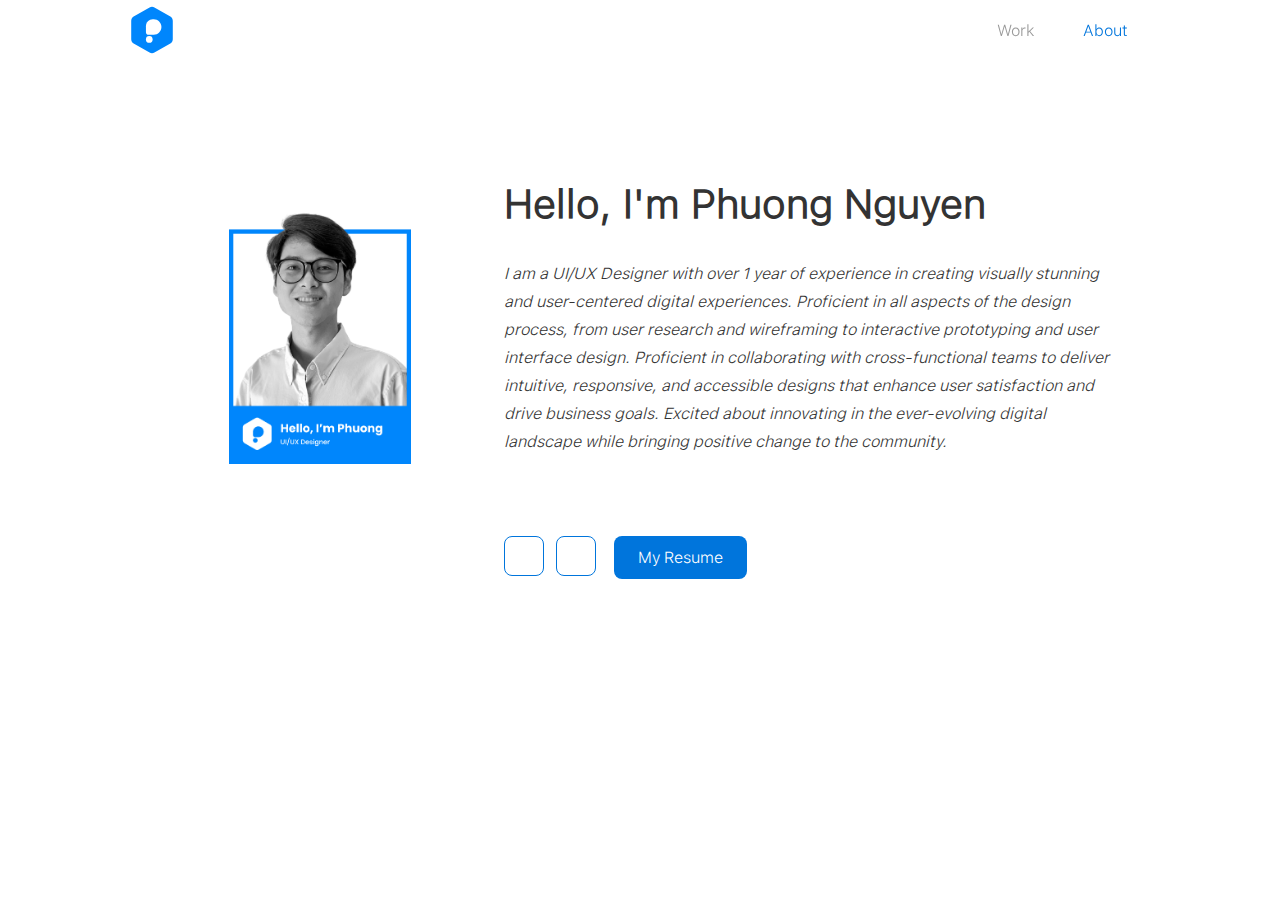
<file: 01/about.html>
<!DOCTYPE html>
<html lang="en">

<head>
    <meta charset="UTF-8">
    <meta http-equiv="X-UA-Compatible" content="IE=edge">
    <meta name="viewport" content="width=device-width, initial-scale=1.0">
    <title>Phuong Nguyen</title>
    <link rel="stylesheet" href="https://cdnjs.cloudflare.com/ajax/libs/font-awesome/6.3.0/css/all.min.css"
        integrity="sha512-SzlrxWUlpfuzQ+pcUCosxcglQRNAq/DZjVsC0lE40xsADsfeQoEypE+enwcOiGjk/bSuGGKHEyjSoQ1zVisanQ=="
        crossorigin="anonymous" referrerpolicy="no-referrer" />
    <link rel="stylesheet" href="css/base.css">
    <link rel="stylesheet" href="css/style.css">
    <link rel="shortcut icon" href="images/short.png" type="images/x-icon">
</head>

<body>
    <div class="wrapper">
        <header>
            <div class="container header-container">
                <div class="logo">
                    <a href="index.html"><img src="images/logo.svg" alt="Logo"></a>
                </div>
                <div class="nav">
                    <nav class="nav-pc">
                        <!-- <ul>
                            <li><a href="#" class="active">Design</a></li>
                            <li><a href="info.html">Info</a></li>
                        </ul> -->

                        <ul>
                            <li><a href="index.html">Work</a></li>
                            <li><a href="about.html" class="active">About</a></li>
                        </ul>
                    </nav>

                    <label for="nav_mobile-input" class="nav_btn">
                        <img src="images/share.png" alt="icon">
                    </label>


                    <input type="checkbox" name="" hidden class="nav_input" id="nav_mobile-input">
                    <label for="nav_mobile-input" class="nav_overlay"></label>
                    <nav class="nav-mobile">
                        <!-- <ul>
                            <li><a href="#" class="active">Design</a></li>
                            <li><a href="info.html">Info</a></li>
                        </ul> -->
                        <label for="nav_mobile-input" class="nav_mobile-close">
                            <img src="images/close.png" alt="">
                        </label>
                        <ul class="nav-mobile-list">
                            <li><a href="index.html">Work</a></li>
                            <li><a href="about.html">About</a></li>

                        </ul>
                </div>

            </div>
        </header>

        <section>
            <div class="container">
                <div class="project-section">
                    <div class="about-layout">
                        <div class="box-images b-xxl">
                            <img src="images/avatar.png" alt=""style="width:60%">
                        </div>
    
                        <div>
                            <h2 class="fs-heading">Hello, I'm Phuong Nguyen</h2>
                            <p style="font-style: italic; line-height: 28px;">I am a UI/UX Designer with over 1 year of experience in creating
                                visually stunning and user-centered digital experiences. Proficient in all aspects of the
                                design process, from user research and wireframing to interactive prototyping and user
                                interface design. Proficient in collaborating with cross-functional teams to deliver
                                intuitive, responsive, and accessible designs that enhance user satisfaction and drive
                                business goals. Excited about innovating in the ever-evolving digital landscape while
                                bringing positive change to the community.</p>
    
                            <div class="social-box t-xxl">
                                <div class="social">
                                    <a href="mailto:phuongnx.work@gmail.com"><i class="fa-regular fa-envelope"></i></a>
                                    <a href="https://www.linkedin.com/in/pnxuan/" target="_blank"><i class="fa-brands fa-linkedin-in"></i></a>
                                </div>
                                <a href="https://drive.google.com/file/d/103AVqpNbh0wPP03dYhNuD8qyPY4Te4oP/view?usp=sharing" target="_blank" class="resume-btn">My Resume</a>
                            </div>
                        </div>
                    </div>
                </div>
            </div>
        </section>
    </div>
</body>
</file>
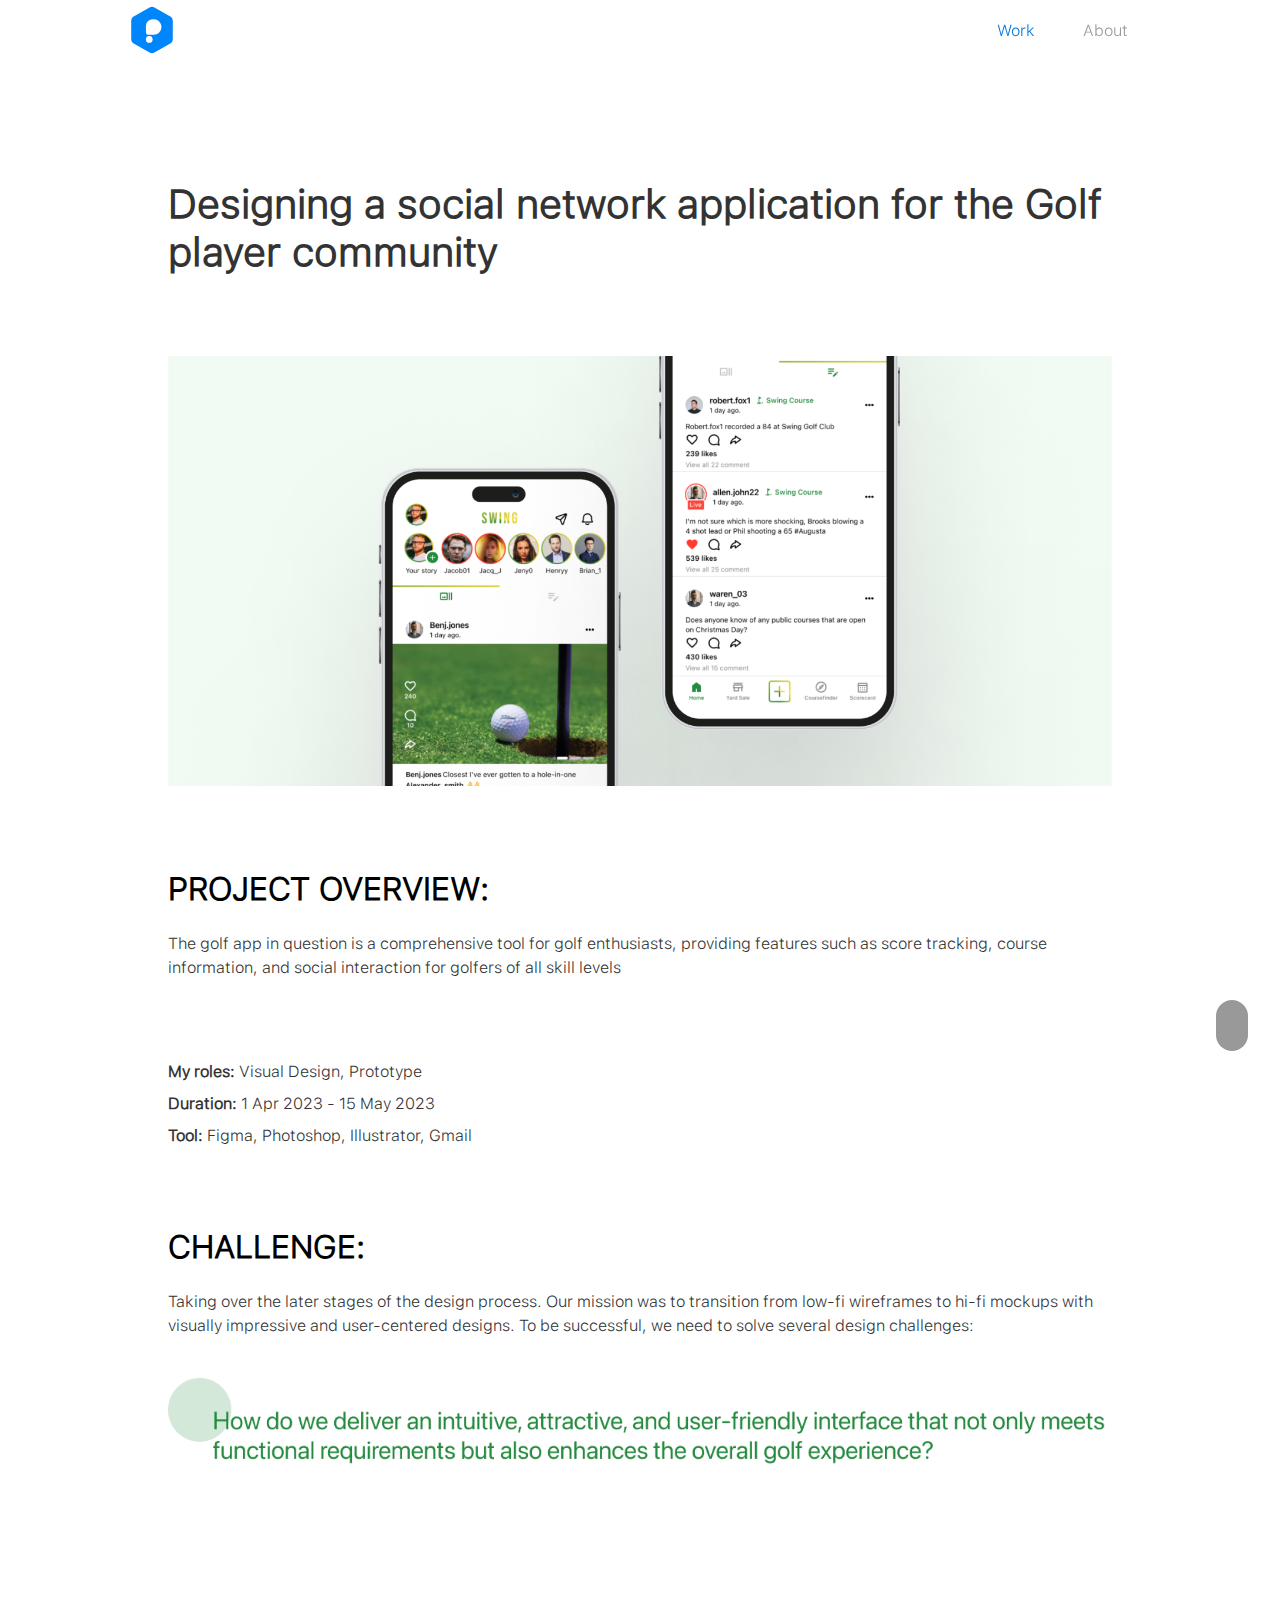
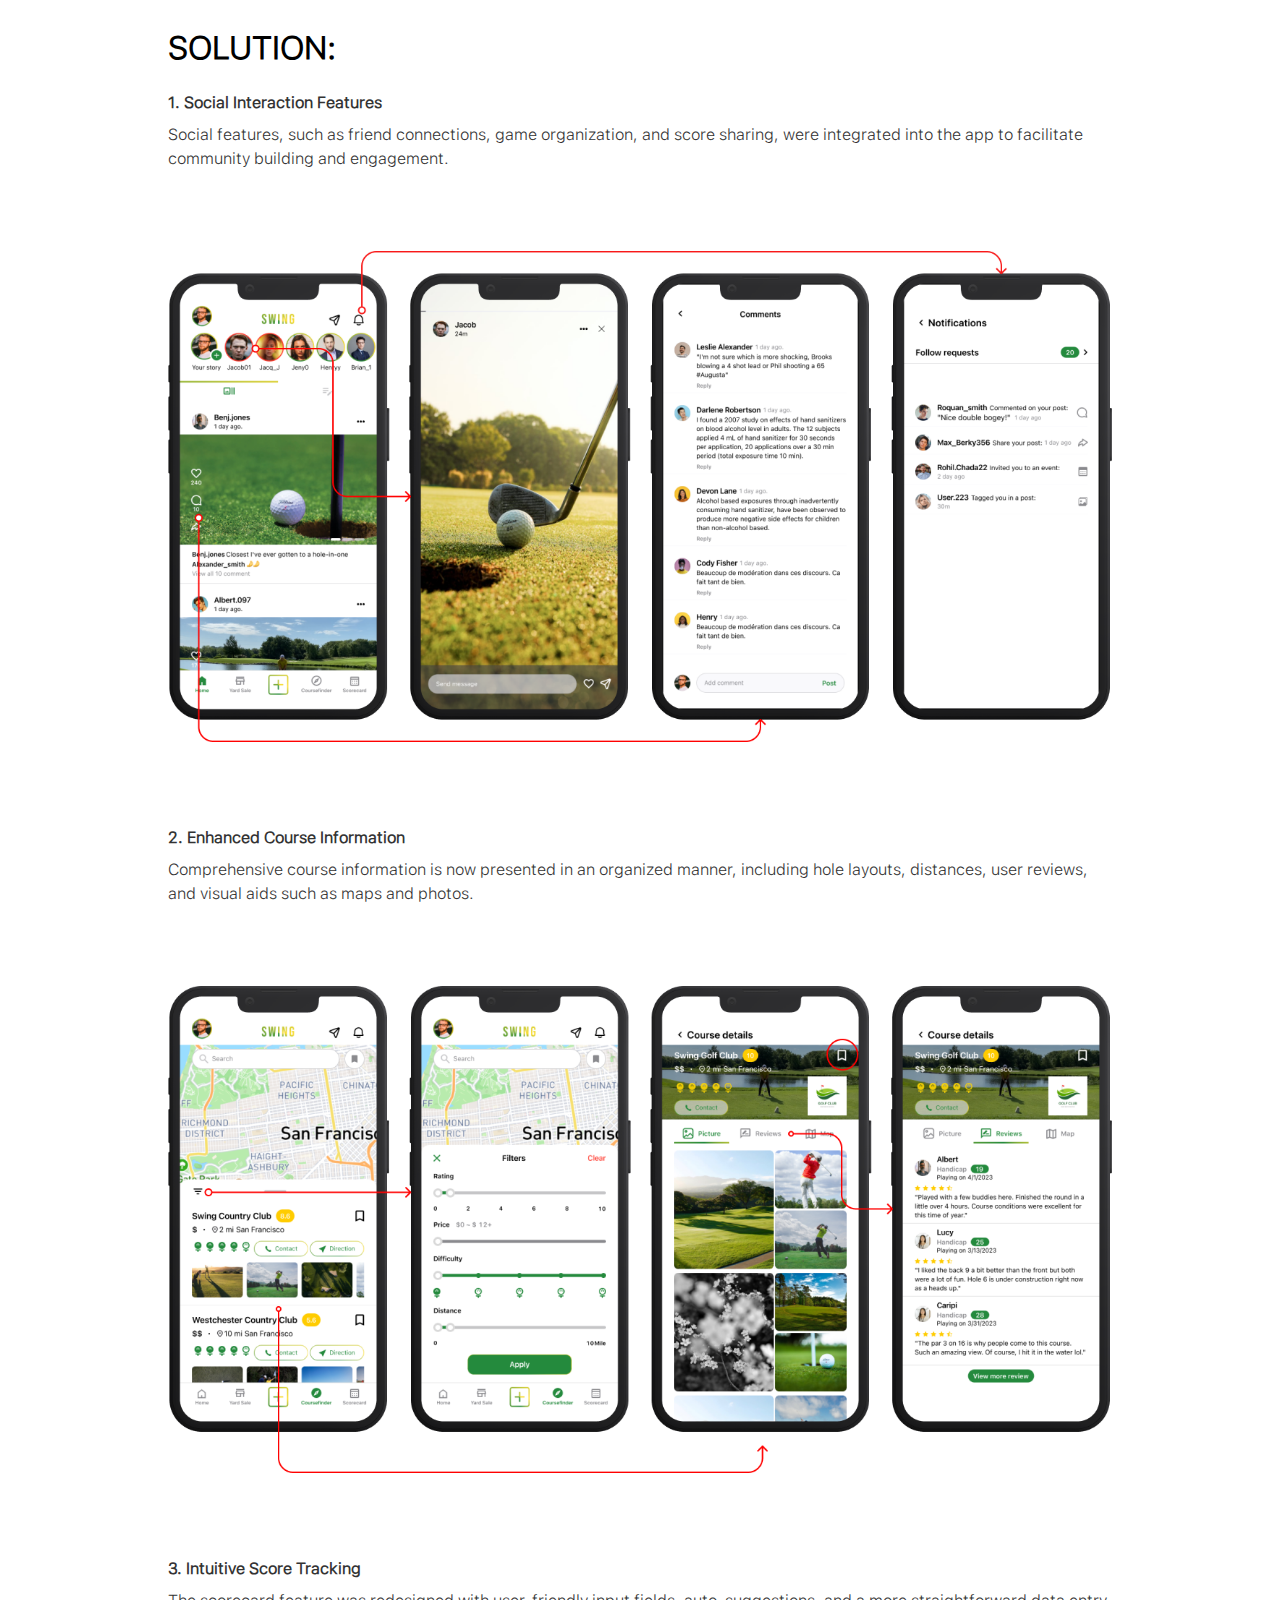
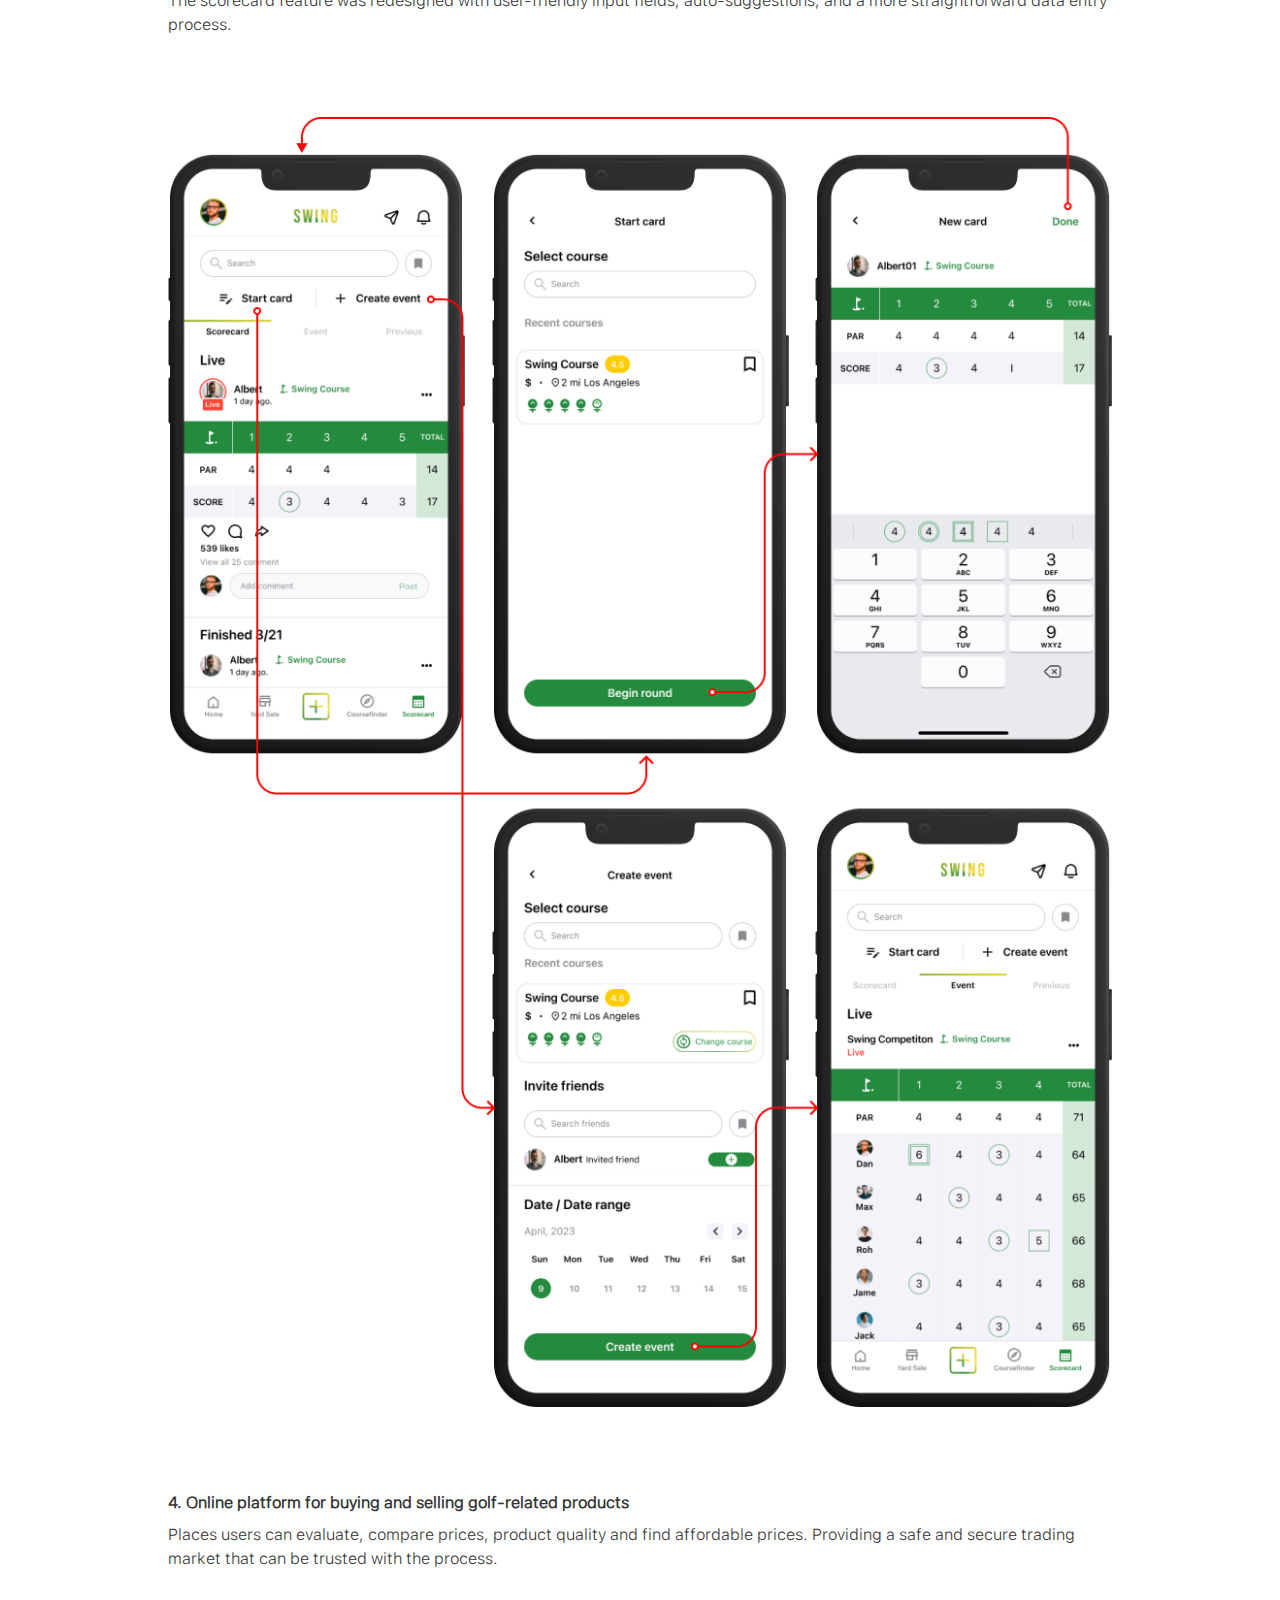
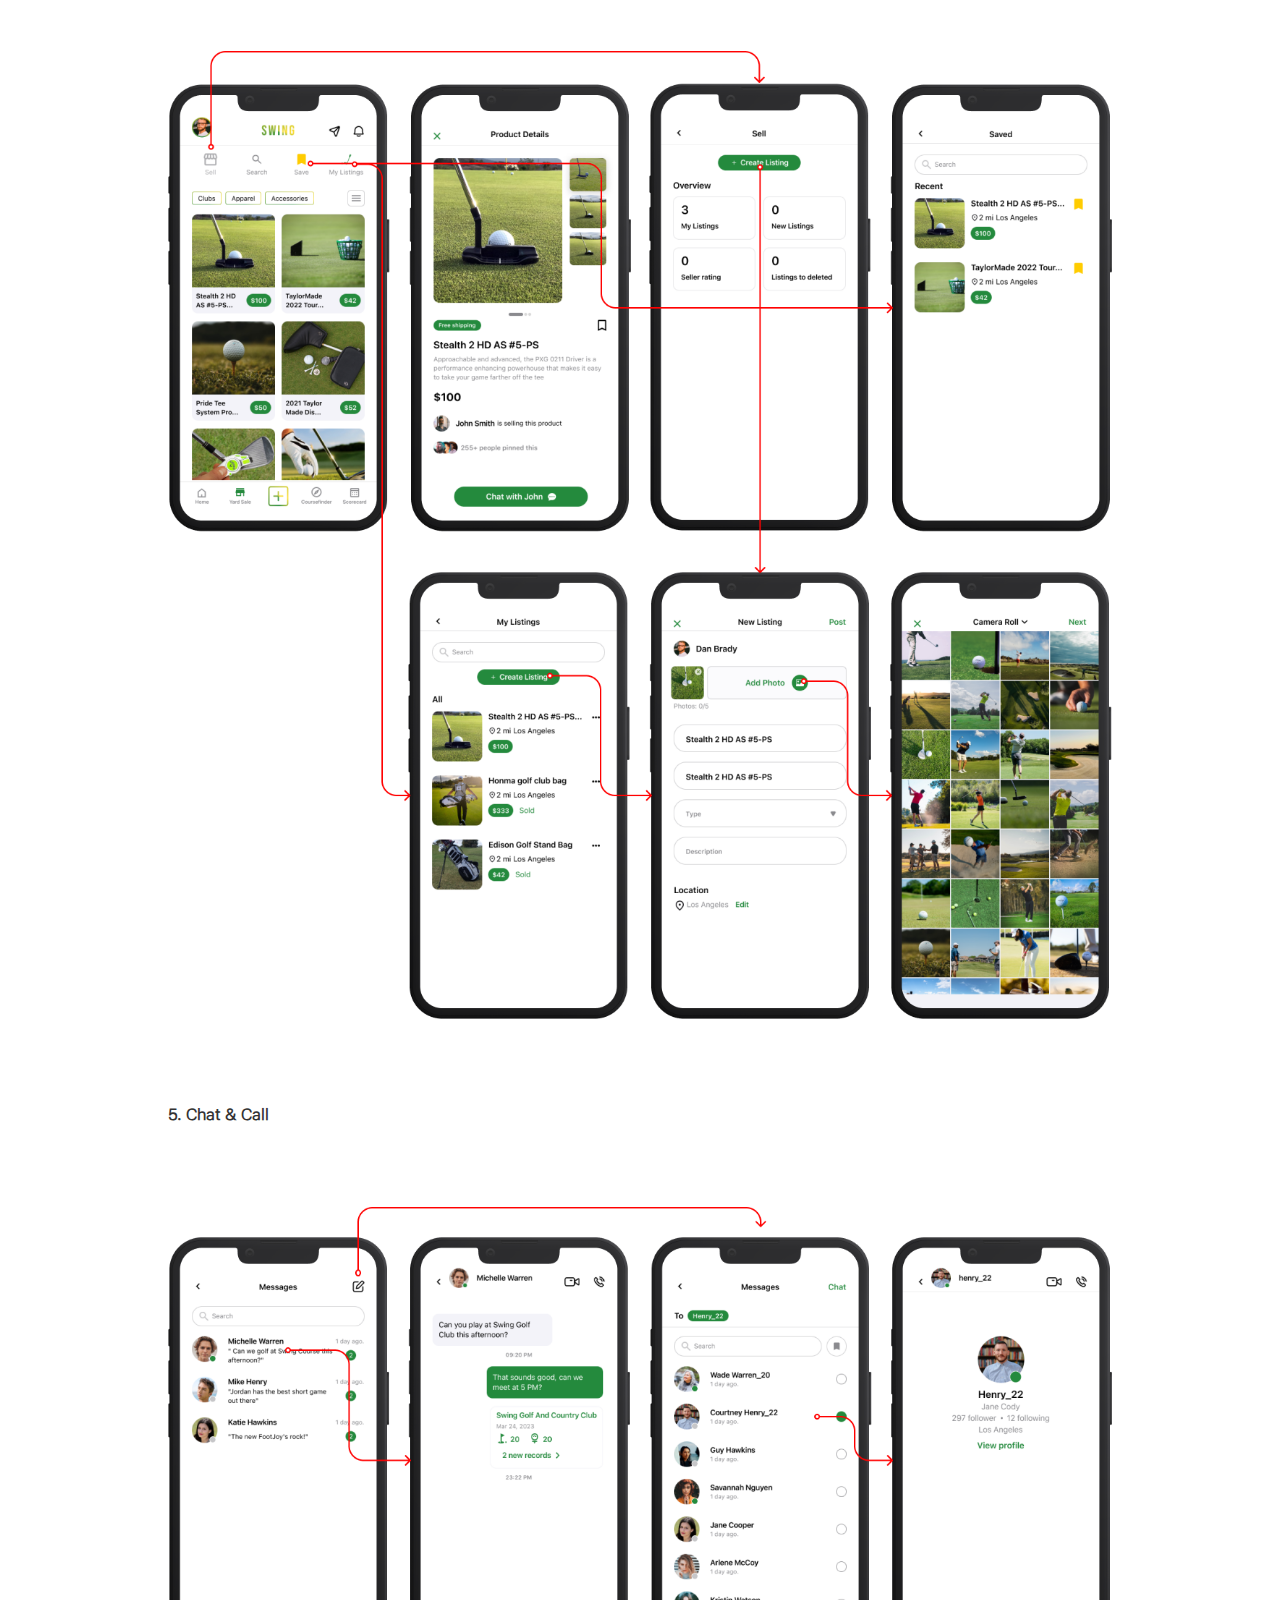
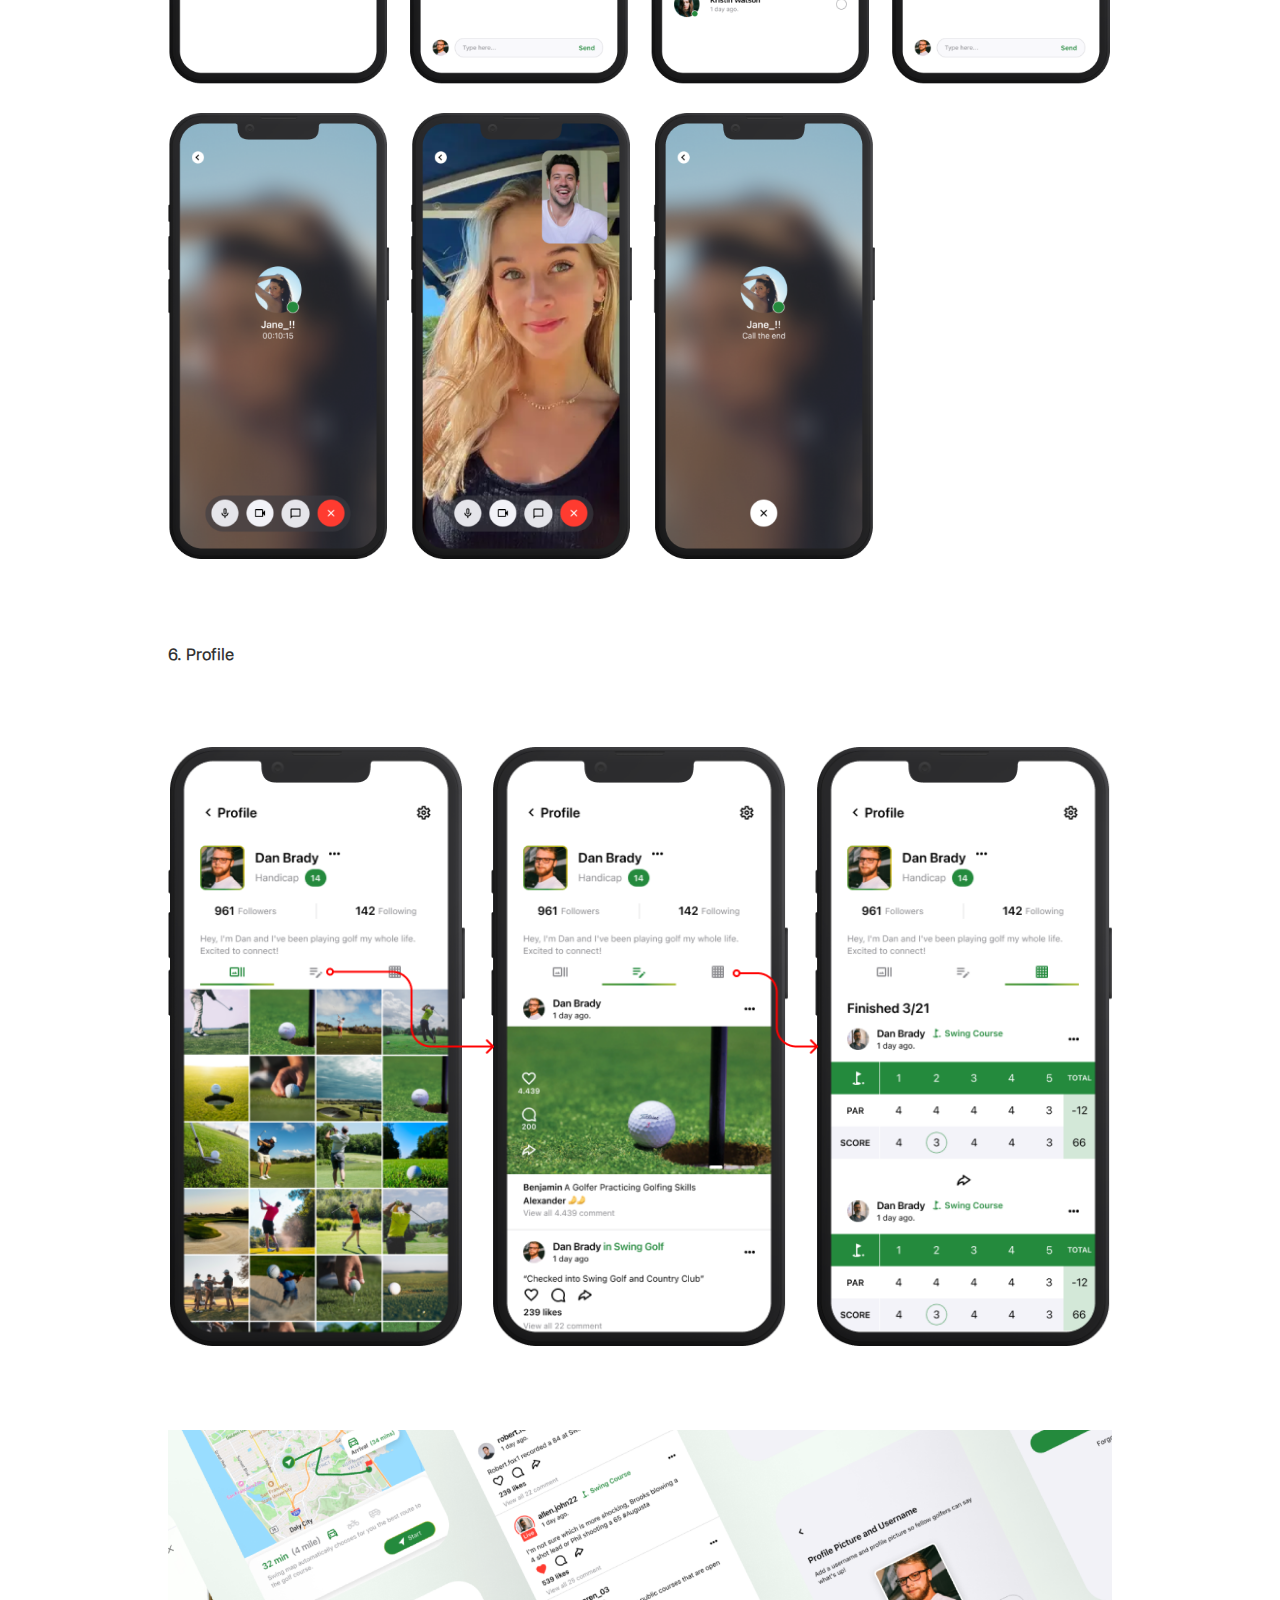
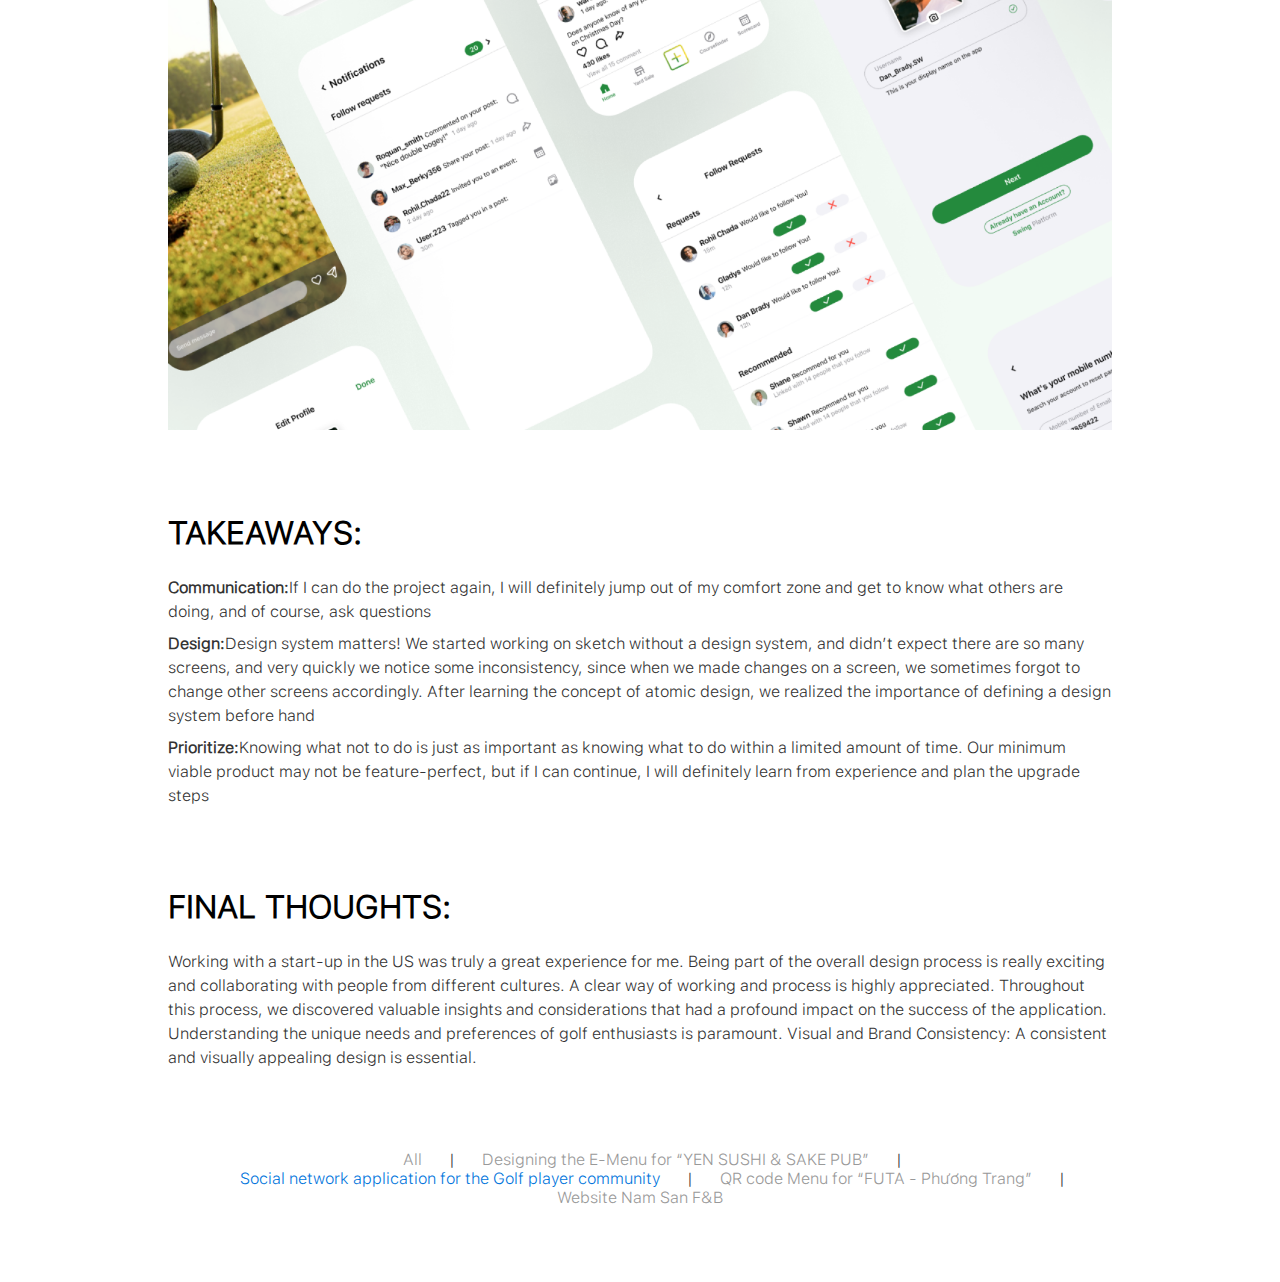
<file: 01/project-2.html>
<!DOCTYPE html>
<html lang="en">

<head>
    <meta charset="UTF-8">
    <meta http-equiv="X-UA-Compatible" content="IE=edge">
    <meta name="viewport" content="width=device-width, initial-scale=1.0">
    <title>Phuong Nguyen</title>
    <link rel="stylesheet" href="https://cdnjs.cloudflare.com/ajax/libs/font-awesome/6.3.0/css/all.min.css"
        integrity="sha512-SzlrxWUlpfuzQ+pcUCosxcglQRNAq/DZjVsC0lE40xsADsfeQoEypE+enwcOiGjk/bSuGGKHEyjSoQ1zVisanQ=="
        crossorigin="anonymous" referrerpolicy="no-referrer" />
    <link rel="stylesheet" href="css/base.css">
    <link rel="stylesheet" href="css/style.css">
    <link rel="shortcut icon" href="images/short.png" type="images/x-icon">
</head>

<body>
    <div class="wrapper">
        <header>
            <div class="container header-container">
                <div class="logo">
                    <a href="index.html"><img src="images/logo.svg" alt="Logo"></a>
                </div>
                <div class="nav">
                    <nav class="nav-pc">
                        <!-- <ul>
                            <li><a href="#" class="active">Design</a></li>
                            <li><a href="info.html">Info</a></li>
                        </ul> -->

                        <ul>
                            <li><a href="index.html" class="active">Work</a></li>
                            <li><a href="about.html">About</a></li>
                        </ul>
                    </nav>

                    <label for="nav_mobile-input" class="nav_btn">
                        <img src="images/share.png" alt="icon">
                    </label>


                    <input type="checkbox" name="" hidden class="nav_input" id="nav_mobile-input">
                    <label for="nav_mobile-input" class="nav_overlay"></label>
                    <nav class="nav-mobile">
                        <!-- <ul>
                            <li><a href="#" class="active">Design</a></li>
                            <li><a href="info.html">Info</a></li>
                        </ul> -->
                        <label for="nav_mobile-input" class="nav_mobile-close">
                            <img src="images/close.png" alt="">
                        </label>
                        <ul class="nav-mobile-list">
                            <li><a href="index.html">Work</a></li>
                            <li><a href="about.html">About</a></li>
                        </ul>
                </div>
            </div>
        </header>

        <section>
            <div class="container">
                <div class="project-section">
                    <h2 class="fs-heading" style="font-weight: bold;">
                        Designing a social network application for the Golf player community
                    </h2>
                    <!-- <p class="fs-body">During this two-week project with YEN SUSHI & SAKE PUB, I worked as the product
                            designer during the all phase. Upon implementation I was head of UI, focusing on visual and
                            interaction design.
                        </p> -->
                </div>
    
                <div class="project-section">
                    <div class="box-images">
                        <img src="images/project 2 thumnail.png" alt="hero image" class="hero-image" style="width: 100%;">
                    </div>
                </div>
    
                <div class="project-section">
                    <h4 class="fs-sub">Project overview:</h4>
                    <p class="fs-body">The golf app in question is a comprehensive tool for golf enthusiasts, providing
                        features such as score tracking, course information, and social interaction for golfers of all skill
                        levels
                    </p>
                </div>
    
                <div class="project-section">
                    <!-- <h4 class="fs-sub">Project goals:</h4>
                        <p class="fs-body">Improve the dining experience for customers by making menu navigation and item selection more user-friendly.
                            Increase efficiency for both customers and restaurant staff by reducing wait times and enhancing order accuracy.
                            Maintain a consistent and visually appealing brand image throughout the digital menu
                        </p> -->
                    <p class="fs-body"><span style="font-weight: bolder;">My roles: </span> Visual Design, Prototype</p>
                    <p class="fs-body"><span style="font-weight: bolder;">Duration: </span>1 Apr 2023 - 15 May 2023 </p>
                    <p class="fs-body"><span style="font-weight: bolder;">Tool: </span> Figma, Photoshop, Illustrator, Gmail
                    </p>
                </div>
    
                <div class="project-section">
                    <h4 class="fs-sub">Challenge:</h4>
                    <p class="fs-body">Taking over the later stages of the design process.
                        Our mission was to transition from low-fi wireframes to hi-fi mockups with visually impressive and
                        user-centered designs. To be successful, we need to solve several design challenges:</p>
                    <div>
                        <div class="box-images">
                            <img src="images/project02/challenge img.png" alt="design challenge" class="t-xl b-xxl">
                        </div>
                    </div>
                </div>
    
<!--                 <div class="project-section t-xxl">
                    <h4 class="fs-sub">Why is this a problem?</h4>
                    <p class="fs-body">The research goals are focused on understanding customer needs, pain points, and
                        preferences to inform the design and development process.
                    </p>
                    <div class="problem-layout b-xxl">
                        <div class="problem-layout-item">
                            <p class="fs-body" style="font-weight: bolder;">Users have difficulty connecting with the
                                community</p>
                            <p class="fs-body">Users desired more opportunities for social interaction within the app, such
                                as connecting with friends, arranging games, or sharing scores.</p>
                        </div>
                        <div class="problem-layout-item">
                            <p class="fs-body" style="font-weight: bolder;">Non-intuitive point tracking</p>
                            <p class="fs-body">Unintuitive score tracking led to frequent data entry errors and
                                inefficiencies.</p>
                        </div>
                        <div class="problem-layout-item">
                            <p class="fs-body" style="font-weight: bolder;">Visual design app</p>
                            <p class="fs-body">Outdated visual design reduces user engagement because it fails to create a
                                modern and engaging visual experience.</p>
                        </div>
    
                    </div>
                </div> -->
    
<!--                 <div class="project-section">
                    <h4 class="fs-sub">Design Approach:</h4>
                    <div class="box-images">
                        <img src="images/project02/procces.png" alt="proccess" class="t-xl">
                    </div>
                </div> -->
    
    
<!--                 <div class="project-section">
                    <h4 class="fs-sub">sitemap:</h4>
                    <div class="box-images">
                        <img src="images/project02/sitemap.png" alt="">
                    </div>
                </div> -->
    
<!--                 <div class="project-section">
                    <h4 class="fs-sub">ui style:</h4>
                    <div class="box-images t-xxl">
                        <img src="images/project02/style.png" alt="">
                    </div>
                </div> -->
    
                <div class="project-section t-xxl">
                    <h4 class="fs-sub">solution:</h4>
                    <p class="fs-body" style="font-weight: bolder;">1. Social Interaction Features</p>
                    <p class="fs-body">Social features, such as friend connections, game organization, and score sharing,
                        were integrated into the app to facilitate community building and engagement.</p>
    
                    <div>
                        <div class="box-images b-xxl t-xxl">
                            <img src="images/project02/home.png" alt="">
                        </div>
                    </div>
    
                    <p class="fs-body" style="font-weight: bolder;">2. Enhanced Course Information</p>
                    <p class="fs-body">Comprehensive course information is now presented in an organized manner, including
                        hole layouts, distances, user reviews, and visual aids such as maps and photos.</p>
    
                    <div>
                        <div class="box-images b-xxl t-xxl">
                            <img src="images/project02/course.png" alt="">
                        </div>
                    </div>
                    <p class="fs-body" style="font-weight: bolder;">3. Intuitive Score Tracking</p>
                    <p class="fs-body">The scorecard feature was redesigned with user-friendly input fields,
                        auto-suggestions, and a more straightforward data entry process.</p>
                    <div>
                        <div class="box-images b-xxl t-xxl">
                            <img src="images/project02/score.png" alt="">
                        </div>
                    </div>
    
                    <p class="fs-body" style="font-weight: bolder;">4. Online platform for buying and selling golf-related
                        products</p>
                    <p class="fs-body">Places users can evaluate, compare prices, product quality and find affordable
                        prices. Providing a safe and secure trading market that can be trusted with the process.</p>
                    <div>
                        <div class="box-images t-xxl b-xxl">
                            <img src="images/project02/sale.png" alt="">
                        </div>
                    </div>
    
                    <p class="fs-body" style="font-weight: bolder;">5. Chat & Call</p>
                    <div>
                        <div class="box-images t-xxl b-xxl">
                            <img src="images/project02/chat.png" alt="">
                        </div>
                    </div>
    
                    <p class="fs-body" style="font-weight: bolder;">6. Profile</p>
                    <div>
                        <div class="box-images t-xxl b-xxl">
                            <img src="images/project02/profile.png" alt="">
                        </div>
                    </div>
                </div>
    
                <!-- <div class="project-section">
                        <div class="box-images">
                            <img src="images/project01/popup.png" alt="">
                        </div>
                    </div> -->
    
                <!-- <div class="project-section">
                        <h4 class="fs-sub">UI componnent:</h4>
                        <div class="box-images t-xl">
                            <img src="images/project01/UI component.png" alt="">
                        </div>
                    </div> -->
    
<!--                 <div class="project-section">
                    <h4 class="fs-sub">usability testing:</h4>
                    <p class="fs-body">To test usability, we conducted an unmoderated testing method. With 5 users who
                        regularly play golf. This allows usability issues to be addressed early.
                    </p>
                    <div class="golf-test-layout">
                        <div class="golf-test-layout-item">
                            <p class="fs-body"><span style="font-weight: bolder;">Task 1: </span> Ask the user to post an
                                article and a scorecard</p>
                        </div>
                        <div class="golf-test-layout-item">
                            <p class="fs-body"><span style="font-weight: bolder;">Task 2: </span> Ask the user to find a
                                golf course</p>
                        </div>
                        <div class="golf-test-layout-item">
                            <p class="fs-body"><span style="font-weight: bolder;">Task 3: </span> Ask the user to create an
                                even</p>
                        </div>
                        <div class="golf-test-layout-item">
                            <p class="fs-body"><span style="font-weight: bolder;">Task 4: </span> Ask the user to post an
                                item for sale and contact to buy an item</p>
                        </div>
                        <div class="golf-test-layout-item">
                            <p class="fs-body"><span style="font-weight: bolder;">Task 5: </span> Ask users to text or call
                                others</p>
                        </div>
                        <div class="golf-test-layout-item">
                            <p class="fs-body"><span style="font-weight: bolder;">Task 6: </span> Ask users to check
                                personal information changes</p>
                        </div>
                    </div>
                </div> -->
    
<!--                 <div class="project-section">
                    <h4 class="fs-sub">insight:</h4>
                    <p class="fs-body"><span style="font-weight: bolder;">Insight 1:</span>When users want to post
                        something, they usually look toward the top of the home page </p>
                    <p class="fs-body"><span style="font-weight: bolder;">Insight 2:</span>Many users believe that the
                        Create List button is not too important when arranging with the current local</p>
                    <p class="fs-body"><span style="font-weight: bolder;">Insight 3:</span>All users said that the position
                        of the elements on the header was unfamiliar when used</p>
    
                </div> -->
    
                <div class="project-section">
                    <!-- <h4 class="fs-sub">iteration:</h4> -->
                    <div class="box-images">
                        <img src="images/project02/all.png" alt="">
                    </div>
                </div>
    
                <!-- <div class="project-section">
                        <h4 class="fs-sub">outcome:</h4>
                        <p class="fs-body">The launch of the new digital menu for YEN SUSHI & SAKE PUB resulted in several notable improvements:</p>
                        <div class="outcome-layout">
                            <div class="outcome-layout-item">
                                <p class="fs-body"><span style="font-weight: bolder;">User-Friendly Navigation: </span>Customers found it easier to browse the menu and select items, reducing wait times and improving overall satisfaction.</p>
                            </div>
                            <div class="outcome-layout-item">
                                <p class="fs-body"><span style="font-weight: bolder;">Efficiency: </span>With the integration of the e-menu into the POS system, order accuracy and speed improved, leading to shorter wait times for customers and increased table turnover.</p>
                            </div>
                            <div class="outcome-layout-item">
                                <p class="fs-body"><span style="font-weight: bolder;">Brand Consistency: </span>The digital menu maintained the restaurant's branding while offering a modern and visually appealing interface</p>
                            </div>
                            <div class="outcome-layout-item">
                                <p class="fs-body"><span style="font-weight: bolder;">Accessibility: </span>The inclusion of dietary and allergen information catered to a wider range of customer needs.</p>
                            </div>
                            <div class="outcome-layout-item">
                                <p class="fs-body"><span style="font-weight: bolder;">Positive Feedback: </span>Customer feedback was overwhelmingly positive, with many praising the e-menu's ease of use and improved dining experience.</p>
                            </div>
                        </div>
                    </div> -->
    
                <div class="project-section">
                    <h4 class="fs-sub">Takeaways:</h4>
                    <p class="fs-body"><span style="font-weight: bolder;">Communication:</span>If I can do the project again, I will definitely jump out of my comfort zone and get to know what others are doing, and of course, ask questions</p>
                    <p class="fs-body"><span style="font-weight: bolder;">Design:</span>Design system matters! We started working on sketch without a design system, and didn’t expect there are so many screens, and very quickly we notice some inconsistency, since when we made changes on a screen, we sometimes forgot to change other screens accordingly. After learning the concept of atomic design, we realized the importance of defining a design system before hand</p>
                    <p class="fs-body"><span style="font-weight: bolder;">Prioritize:</span>Knowing what not to do is just as important as knowing what to do within a limited amount of time. Our minimum viable product may not be feature-perfect, but if I can continue, I will definitely learn from experience and plan the upgrade steps</p>
                </div>
    
                <div class="project-section b-xxl">
                    <h4 class="fs-sub">Final Thoughts:</h4>
                    <p class="fs-body">Working with a start-up in the US was truly a great experience for me. Being part of
                        the overall design process is really exciting and collaborating with people from different cultures.
                        A clear way of working and process is highly appreciated. Throughout this process, we discovered
                        valuable insights and considerations that had a profound impact on the success of the application.
                        Understanding the unique needs and preferences of golf enthusiasts is paramount. Visual and Brand
                        Consistency: A consistent and visually appealing design is essential.</p>
                    <!-- <p class="fs-body"><span style="font-weight: bolder;">Design:</span>In a digital menu, clarity is key. Ensure that menu items, descriptions, and prices are presented in a clear, readable font. Accessibility is vital for all customers</p> -->
                    <!-- <p class="fs-body"><span style="font-weight: bolder;">Prioritize:</span>User-friendly navigation is critical. The menu should be organized logically, with clear categories and filters for easy browsing. The user should find what they want quickly and efficiently</p> -->
                </div>
                <div style="margin: 0 auto; text-align: center;">
                    <a href="index.html" style="display: inline-block;" class="l-md r-md">All</a> <span>|</span>
                    <a href="project-1.html" style="display: inline-block;"  class=" l-md r-md">Designing the E-Menu for “YEN SUSHI & SAKE PUB”</a> <span>|</span>
                    <a href="project-2.html" style="display: inline-block;" class="active l-md r-md">Social network application for the Golf player community</a> <span>|</span>
                    <a href="project-3.html" style="display: inline-block;" class="l-md r-md">QR code Menu for “FUTA - Phương Trang”</a> <span>|</span>
            <a href="project-4.html" style="display: inline-block;" class="l-md r-md">Website Nam San F&B</a>
                </div>
            </div>
        </section>

        <a  class="top scrollToTopBtn"><i class="fa-solid fa-chevron-up"></i></a>
    </div>
    <script src="./js/main.js"></script>

</body>

</html>
</file>
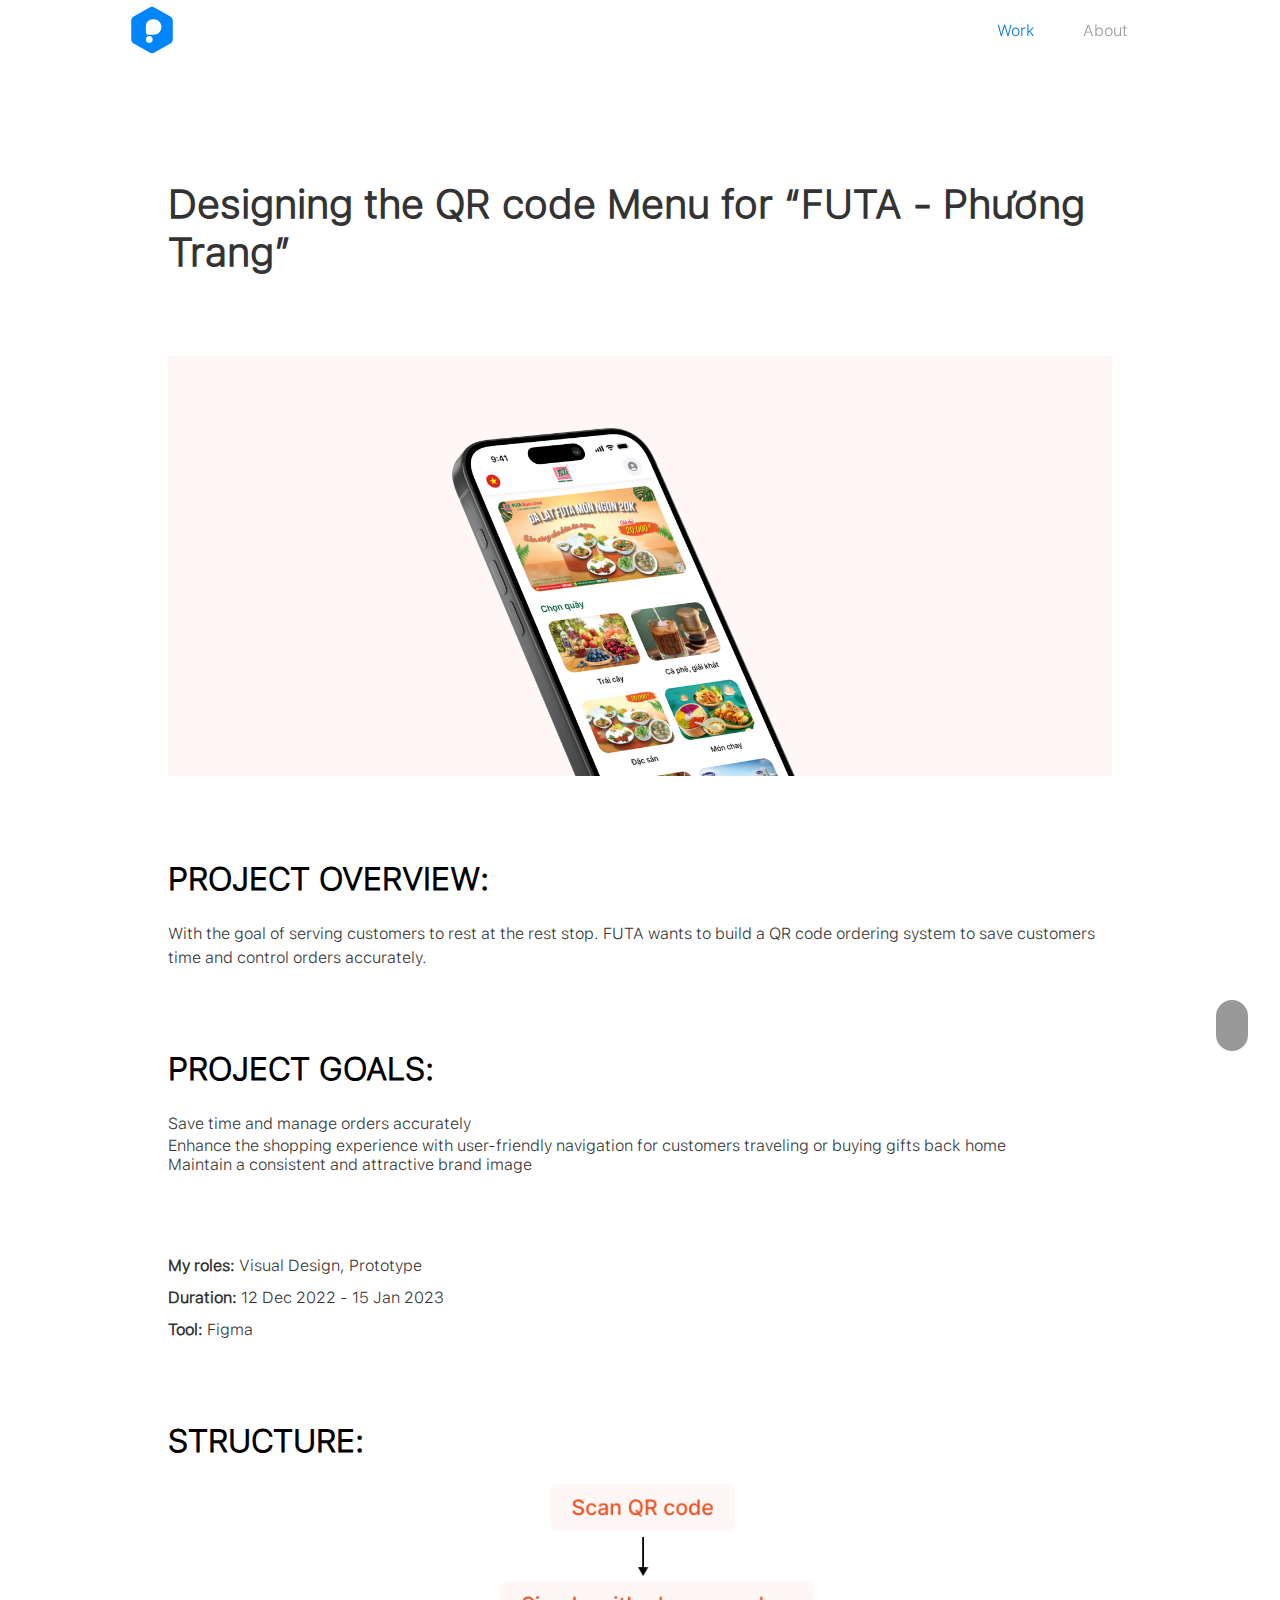
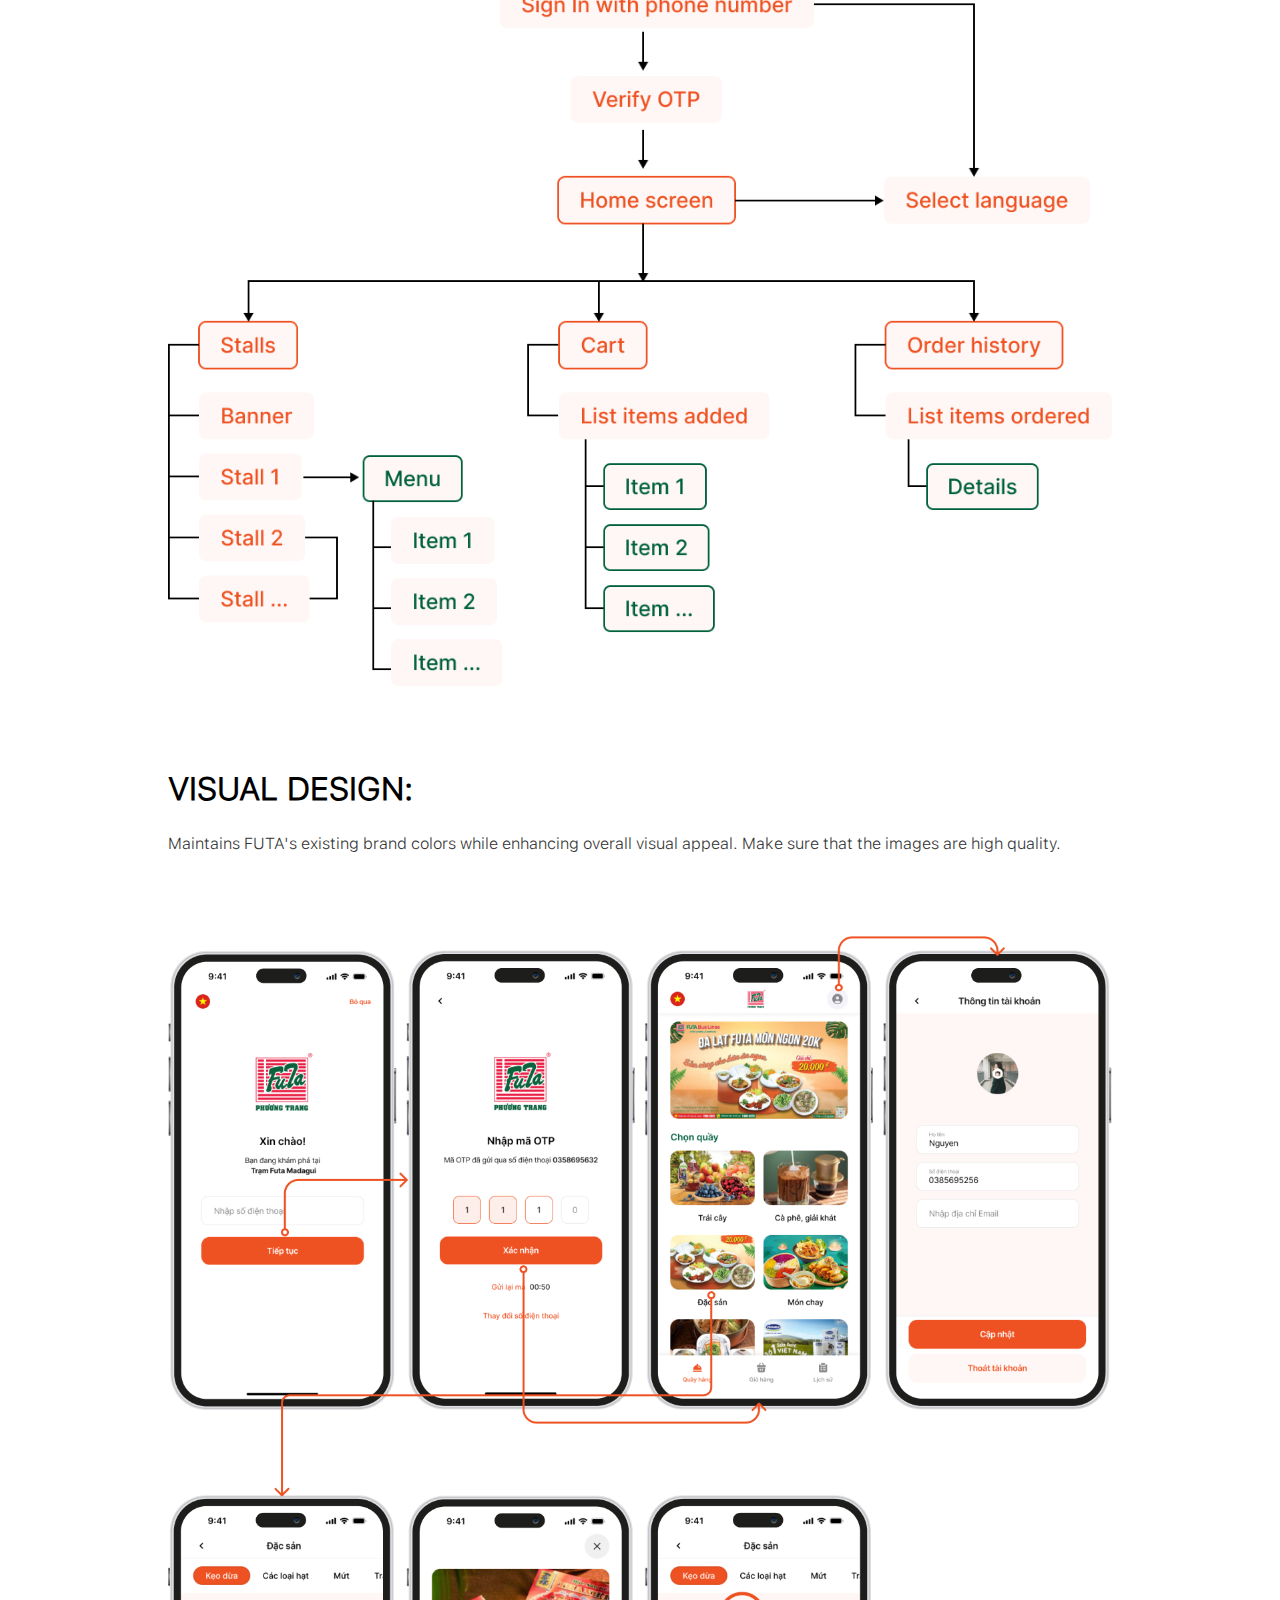
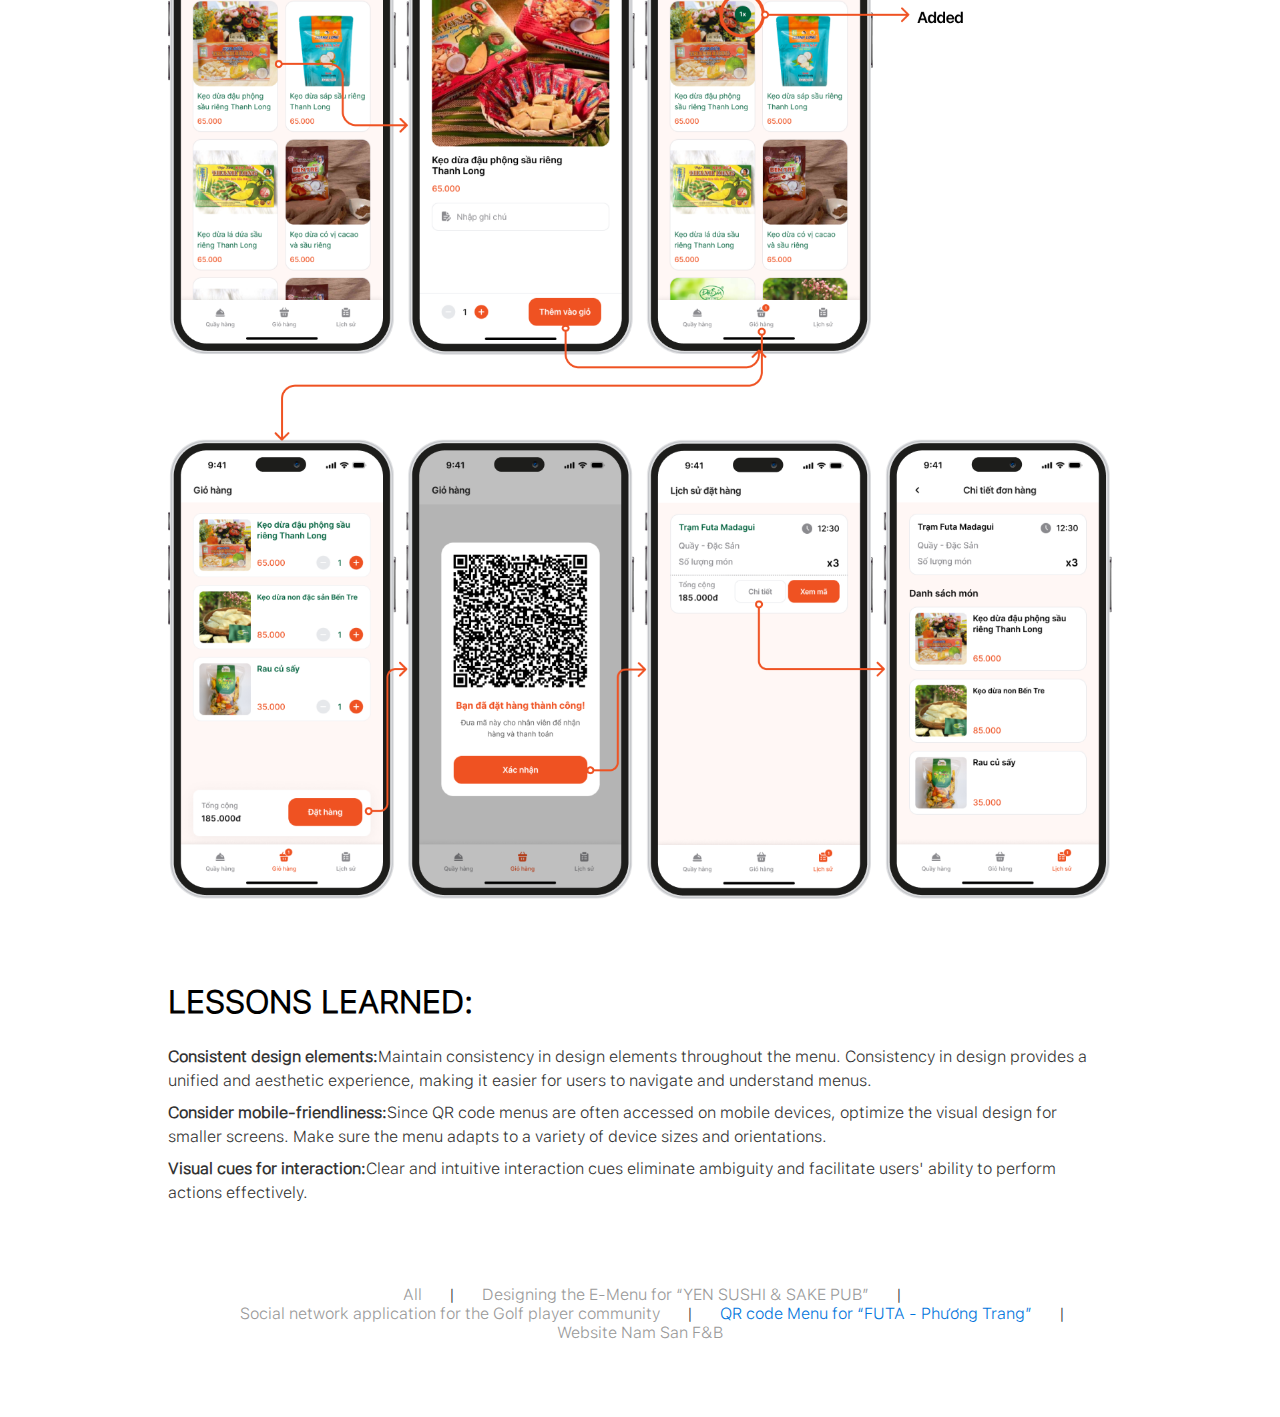
<file: 01/project-3.html>
<!DOCTYPE html>
<html lang="en">

<head>
    <meta charset="UTF-8">
    <meta http-equiv="X-UA-Compatible" content="IE=edge">
    <meta name="viewport" content="width=device-width, initial-scale=1.0">
    <title>Phuong Nguyen</title>
    <link rel="stylesheet" href="https://cdnjs.cloudflare.com/ajax/libs/font-awesome/6.3.0/css/all.min.css"
        integrity="sha512-SzlrxWUlpfuzQ+pcUCosxcglQRNAq/DZjVsC0lE40xsADsfeQoEypE+enwcOiGjk/bSuGGKHEyjSoQ1zVisanQ=="
        crossorigin="anonymous" referrerpolicy="no-referrer" />
    <link rel="stylesheet" href="css/base.css">
    <link rel="stylesheet" href="css/style.css">
    <link rel="shortcut icon" href="images/short.png" type="images/x-icon">
</head>

<body>
    <div class="wrapper">
        <header>
            <div class="container header-container">
                <div class="logo">
                    <a href="index.html"><img src="images/logo.svg" alt="Logo"></a>
                </div>
                <div class="nav">
                    <nav class="nav-pc">
                        <!-- <ul>
                            <li><a href="#" class="active">Design</a></li>
                            <li><a href="info.html">Info</a></li>
                        </ul> -->

                        <ul>
                            <li><a href="index.html" class="active">Work</a></li>
                            <li><a href="about.html">About</a></li>
                        </ul>
                    </nav>

                    <label for="nav_mobile-input" class="nav_btn">
                        <img src="images/share.png" alt="icon">
                    </label>


                    <input type="checkbox" name="" hidden class="nav_input" id="nav_mobile-input">
                    <label for="nav_mobile-input" class="nav_overlay"></label>
                    <nav class="nav-mobile">
                        <!-- <ul>
                            <li><a href="#" class="active">Design</a></li>
                            <li><a href="info.html">Info</a></li>
                        </ul> -->
                        <label for="nav_mobile-input" class="nav_mobile-close">
                            <img src="images/close.png" alt="">
                        </label>
                        <ul class="nav-mobile-list">
                            <li><a href="index.html">Work</a></li>
                            <li><a href="about.html">About</a></li>
                        </ul>
                </div>
            </div>
        </header>

        <section>
            <div class="container">
                <div class="project-section">
                    <h2 class="fs-heading" style="font-weight: bold;">
                        Designing the QR code Menu for “FUTA - Phương Trang”
                    </h2>
                    <!-- <p class="fs-body">During this two-week project with YEN SUSHI & SAKE PUB, I worked as the product
                            designer during the all phase. Upon implementation I was head of UI, focusing on visual and
                            interaction design.
                        </p> -->
                </div>
    
                <div class="project-section">
                    <div class="box-images">
                        <img src="images/project 3 thumnail.png" alt="hero image" class="hero-image" style="width: 100%;">
                    </div>
                </div>
    
                <div class="project-section">
                    <h4 class="fs-sub">Project overview:</h4>
                    <p class="fs-body">With the goal of serving customers to rest at the rest stop. FUTA wants to build a QR code ordering system to save customers time and control orders accurately.
                    </p>
                </div>
    
                <div class="project-section">
                    <h4 class="fs-sub">Project goals:</h4>
                        <p class="fs-body">Save time and manage orders accurately</p>
                        <p>Enhance the shopping experience with user-friendly navigation for customers traveling or buying gifts back home</p>
                        <p class="b-xxl">Maintain a consistent and attractive brand image</p>

                    <p class="fs-body"><span style="font-weight: bolder;">My roles: </span> Visual Design, Prototype</p>
                    <p class="fs-body"><span style="font-weight: bolder;">Duration: </span>12 Dec 2022 - 15 Jan 2023 </p>
                    <p class="fs-body"><span style="font-weight: bolder;">Tool: </span> Figma
                    </p>
                </div>
    
                <!-- <div class="project-section">
                    <h4 class="fs-sub">Challenge:</h4>
                    <p class="fs-body">Taking over the later stages of the design process.
                        Our mission was to transition from low-fi wireframes to hi-fi mockups with visually impressive and
                        user-centered designs. To be successful, we need to solve several design challenges:</p>
                    <div>
                        <div class="box-images">
                            <img src="images/project02/challenge img.png" alt="design challenge" class="t-xl b-xxl">
                        </div>
                    </div>
                </div> -->
    
                <!-- <div class="project-section t-xxl">
                    <h4 class="fs-sub">Why is this a problem?</h4>
                    <p class="fs-body">The research goals are focused on understanding customer needs, pain points, and
                        preferences to inform the design and development process.
                    </p>
                    <div class="problem-layout b-xxl">
                        <div class="problem-layout-item">
                            <p class="fs-body" style="font-weight: bolder;">Users have difficulty connecting with the
                                community</p>
                            <p class="fs-body">Users desired more opportunities for social interaction within the app, such
                                as connecting with friends, arranging games, or sharing scores.</p>
                        </div>
                        <div class="problem-layout-item">
                            <p class="fs-body" style="font-weight: bolder;">Non-intuitive point tracking</p>
                            <p class="fs-body">Unintuitive score tracking led to frequent data entry errors and
                                inefficiencies.</p>
                        </div>
                        <div class="problem-layout-item">
                            <p class="fs-body" style="font-weight: bolder;">Visual design app</p>
                            <p class="fs-body">Outdated visual design reduces user engagement because it fails to create a
                                modern and engaging visual experience.</p>
                        </div>
    
                    </div>
                </div> -->
    
                <!-- <div class="project-section">
                    <h4 class="fs-sub">Design Approach:</h4>
                    <div class="box-images">
                        <img src="images/project02/proccess.png" alt="proccess" class="t-xl">
                    </div>
                </div> -->
    
    
                <div class="project-section">
                    <h4 class="fs-sub">structure:</h4>
                    <div class="box-images">
                        <img src="images/project03/structure.png" alt="">
                    </div>
                </div>
    
<!--                 <div class="project-section">
                    <h4 class="fs-sub">ui pattern:</h4>
                    <div class="box-images t-xxl">
                        <img src="images/project03/pattern.png" alt="">
                    </div>
                </div> -->
    
                <div class="project-section t-xxl">
                    <h4 class="fs-sub">Visual Design:</h4>
                    <!-- <p class="fs-body" style="font-weight: bolder;">1. Social Interaction Features</p> -->
                    <p class="fs-body">Maintains FUTA's existing brand colors while enhancing overall visual appeal. Make sure that the images are high quality.</p>
    
                    <div>
                        <div class="box-images b-xxl t-xxl">
                            <img src="images/project03/visual.png" alt="">
                        </div>
                    </div>
    
                    
                </div>
    
                <!-- <div class="project-section">
                        <div class="box-images">
                            <img src="images/project01/popup.png" alt="">
                        </div>
                    </div> -->
    
                <!-- <div class="project-section">
                        <h4 class="fs-sub">UI componnent:</h4>
                        <div class="box-images t-xl">
                            <img src="images/project01/UI component.png" alt="">
                        </div>
                    </div> -->
    
                <!-- <div class="project-section">
                    <h4 class="fs-sub">usability testing:</h4>
                    <p class="fs-body">To test usability, we conducted an unmoderated testing method. With 5 users who
                        regularly play golf. This allows usability issues to be addressed early.
                    </p>
                    <div class="golf-test-layout">
                        <div class="golf-test-layout-item">
                            <p class="fs-body"><span style="font-weight: bolder;">Task 1: </span> Ask the user to post an
                                article and a scorecard</p>
                        </div>
                        <div class="golf-test-layout-item">
                            <p class="fs-body"><span style="font-weight: bolder;">Task 2: </span> Ask the user to find a
                                golf course</p>
                        </div>
                        <div class="golf-test-layout-item">
                            <p class="fs-body"><span style="font-weight: bolder;">Task 3: </span> Ask the user to create an
                                even</p>
                        </div>
                        <div class="golf-test-layout-item">
                            <p class="fs-body"><span style="font-weight: bolder;">Task 4: </span> Ask the user to post an
                                item for sale and contact to buy an item</p>
                        </div>
                        <div class="golf-test-layout-item">
                            <p class="fs-body"><span style="font-weight: bolder;">Task 5: </span> Ask users to text or call
                                others</p>
                        </div>
                        <div class="golf-test-layout-item">
                            <p class="fs-body"><span style="font-weight: bolder;">Task 6: </span> Ask users to check
                                personal information changes</p>
                        </div>
                    </div>
                </div>
    
                <div class="project-section">
                    <h4 class="fs-sub">insight:</h4>
                    <p class="fs-body"><span style="font-weight: bolder;">Insight 1:</span>When users want to post
                        something, they usually look toward the top of the home page </p>
                    <p class="fs-body"><span style="font-weight: bolder;">Insight 2:</span>Many users believe that the
                        Create List button is not too important when arranging with the current local</p>
                    <p class="fs-body"><span style="font-weight: bolder;">Insight 3:</span>All users said that the position
                        of the elements on the header was unfamiliar when used</p>
    
                </div> -->
    
                <div class="project-section">
                    <!-- <h4 class="fs-sub">iteration:</h4> -->
                    <!-- <div class="box-images">
                        <img src="images/project02/all.png" alt="">
                    </div> -->
                </div>
    
                <!-- <div class="project-section">
                        <h4 class="fs-sub">outcome:</h4>
                        <p class="fs-body">The launch of the new digital menu for YEN SUSHI & SAKE PUB resulted in several notable improvements:</p>
                        <div class="outcome-layout">
                            <div class="outcome-layout-item">
                                <p class="fs-body"><span style="font-weight: bolder;">User-Friendly Navigation: </span>Customers found it easier to browse the menu and select items, reducing wait times and improving overall satisfaction.</p>
                            </div>
                            <div class="outcome-layout-item">
                                <p class="fs-body"><span style="font-weight: bolder;">Efficiency: </span>With the integration of the e-menu into the POS system, order accuracy and speed improved, leading to shorter wait times for customers and increased table turnover.</p>
                            </div>
                            <div class="outcome-layout-item">
                                <p class="fs-body"><span style="font-weight: bolder;">Brand Consistency: </span>The digital menu maintained the restaurant's branding while offering a modern and visually appealing interface</p>
                            </div>
                            <div class="outcome-layout-item">
                                <p class="fs-body"><span style="font-weight: bolder;">Accessibility: </span>The inclusion of dietary and allergen information catered to a wider range of customer needs.</p>
                            </div>
                            <div class="outcome-layout-item">
                                <p class="fs-body"><span style="font-weight: bolder;">Positive Feedback: </span>Customer feedback was overwhelmingly positive, with many praising the e-menu's ease of use and improved dining experience.</p>
                            </div>
                        </div>
                    </div> -->
    
                <div class="project-section">
                    <h4 class="fs-sub">Lessons Learned:</h4>
                    <p class="fs-body"><span style="font-weight: bolder;">Consistent design elements:</span>Maintain consistency in design elements throughout the menu. Consistency in design provides a unified and aesthetic experience, making it easier for users to navigate and understand menus.</p>
                    <p class="fs-body"><span style="font-weight: bolder;">Consider mobile-friendliness:</span>Since QR code menus are often accessed on mobile devices, optimize the visual design for smaller screens. Make sure the menu adapts to a variety of device sizes and orientations.</p>
                    <p class="fs-body"><span style="font-weight: bolder;">Visual cues for interaction:</span>Clear and intuitive interaction cues eliminate ambiguity and facilitate users' ability to perform actions effectively.</p>
                </div>
    
                <div class="project-section b-xxl">
                    <!-- <h4 class="fs-sub">Final Thoughts:</h4>
                    <p class="fs-body">Working with a start-up in the US was truly a great experience for me. Being part of
                        the overall design process is really exciting and collaborating with people from different cultures.
                        A clear way of working and process is highly appreciated. Throughout this process, we discovered
                        valuable insights and considerations that had a profound impact on the success of the application.
                        Understanding the unique needs and preferences of golf enthusiasts is paramount. Visual and Brand
                        Consistency: A consistent and visually appealing design is essential.</p> -->
                    <!-- <p class="fs-body"><span style="font-weight: bolder;">Design:</span>In a digital menu, clarity is key. Ensure that menu items, descriptions, and prices are presented in a clear, readable font. Accessibility is vital for all customers</p> -->
                    <!-- <p class="fs-body"><span style="font-weight: bolder;">Prioritize:</span>User-friendly navigation is critical. The menu should be organized logically, with clear categories and filters for easy browsing. The user should find what they want quickly and efficiently</p> -->
                </div>
                <div style="margin: 0 auto; text-align: center;">
                    <a href="index.html" style="display: inline-block;" class="l-md r-md">All</a> <span>|</span>
                    <a href="project-1.html" style="display: inline-block;"  class=" l-md r-md">Designing the E-Menu for “YEN SUSHI & SAKE PUB”</a> <span>|</span>
                    <a href="project-2.html" style="display: inline-block;" class="l-md r-md">Social network application for the Golf player community</a> <span>|</span>
                    <a href="project-3.html" style="display: inline-block;" class="active l-md r-md">QR code Menu for “FUTA - Phương Trang”</a> <span>|</span>
            <a href="project-4.html" style="display: inline-block;" class="l-md r-md">Website Nam San F&B</a>
                </div>
            </div>
        </section>

        <a  class="top scrollToTopBtn"><i class="fa-solid fa-chevron-up"></i></a>
    </div>
    <script src="./js/main.js"></script>

</body>

</html>
</file>
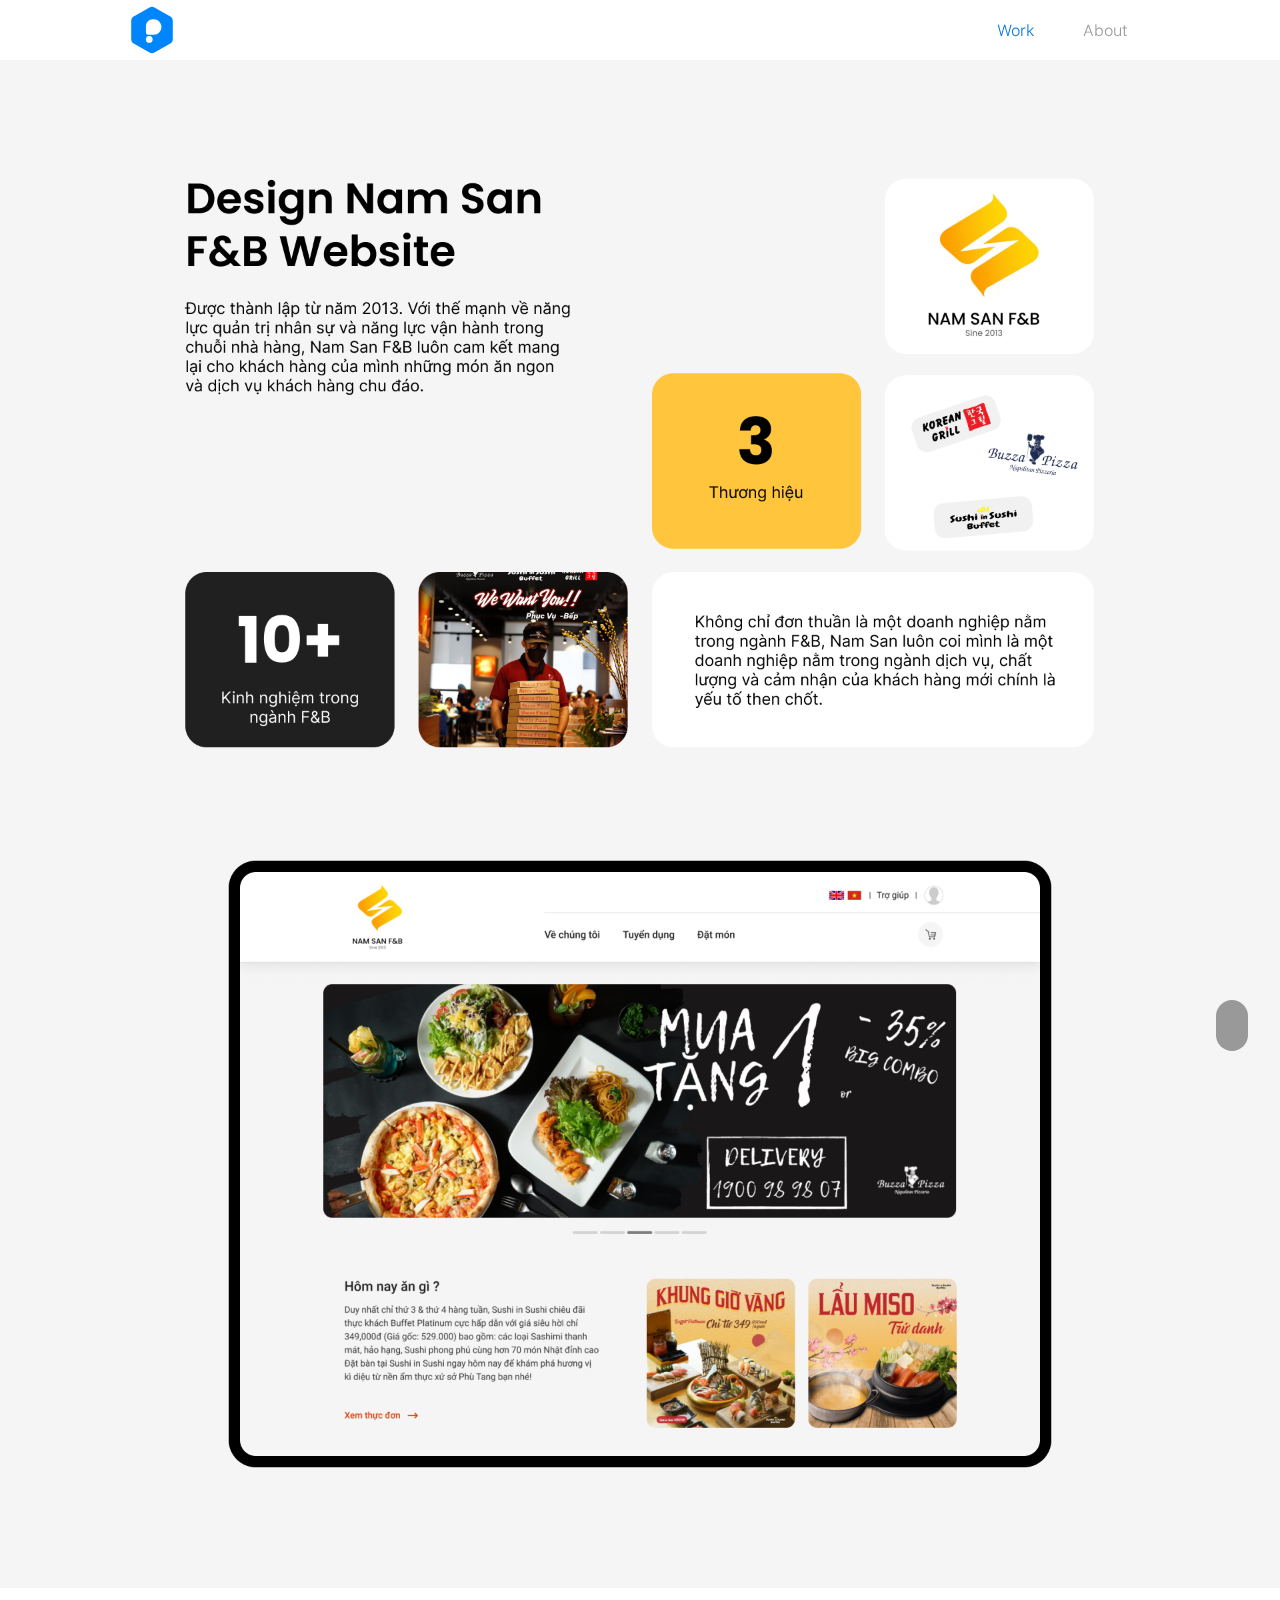
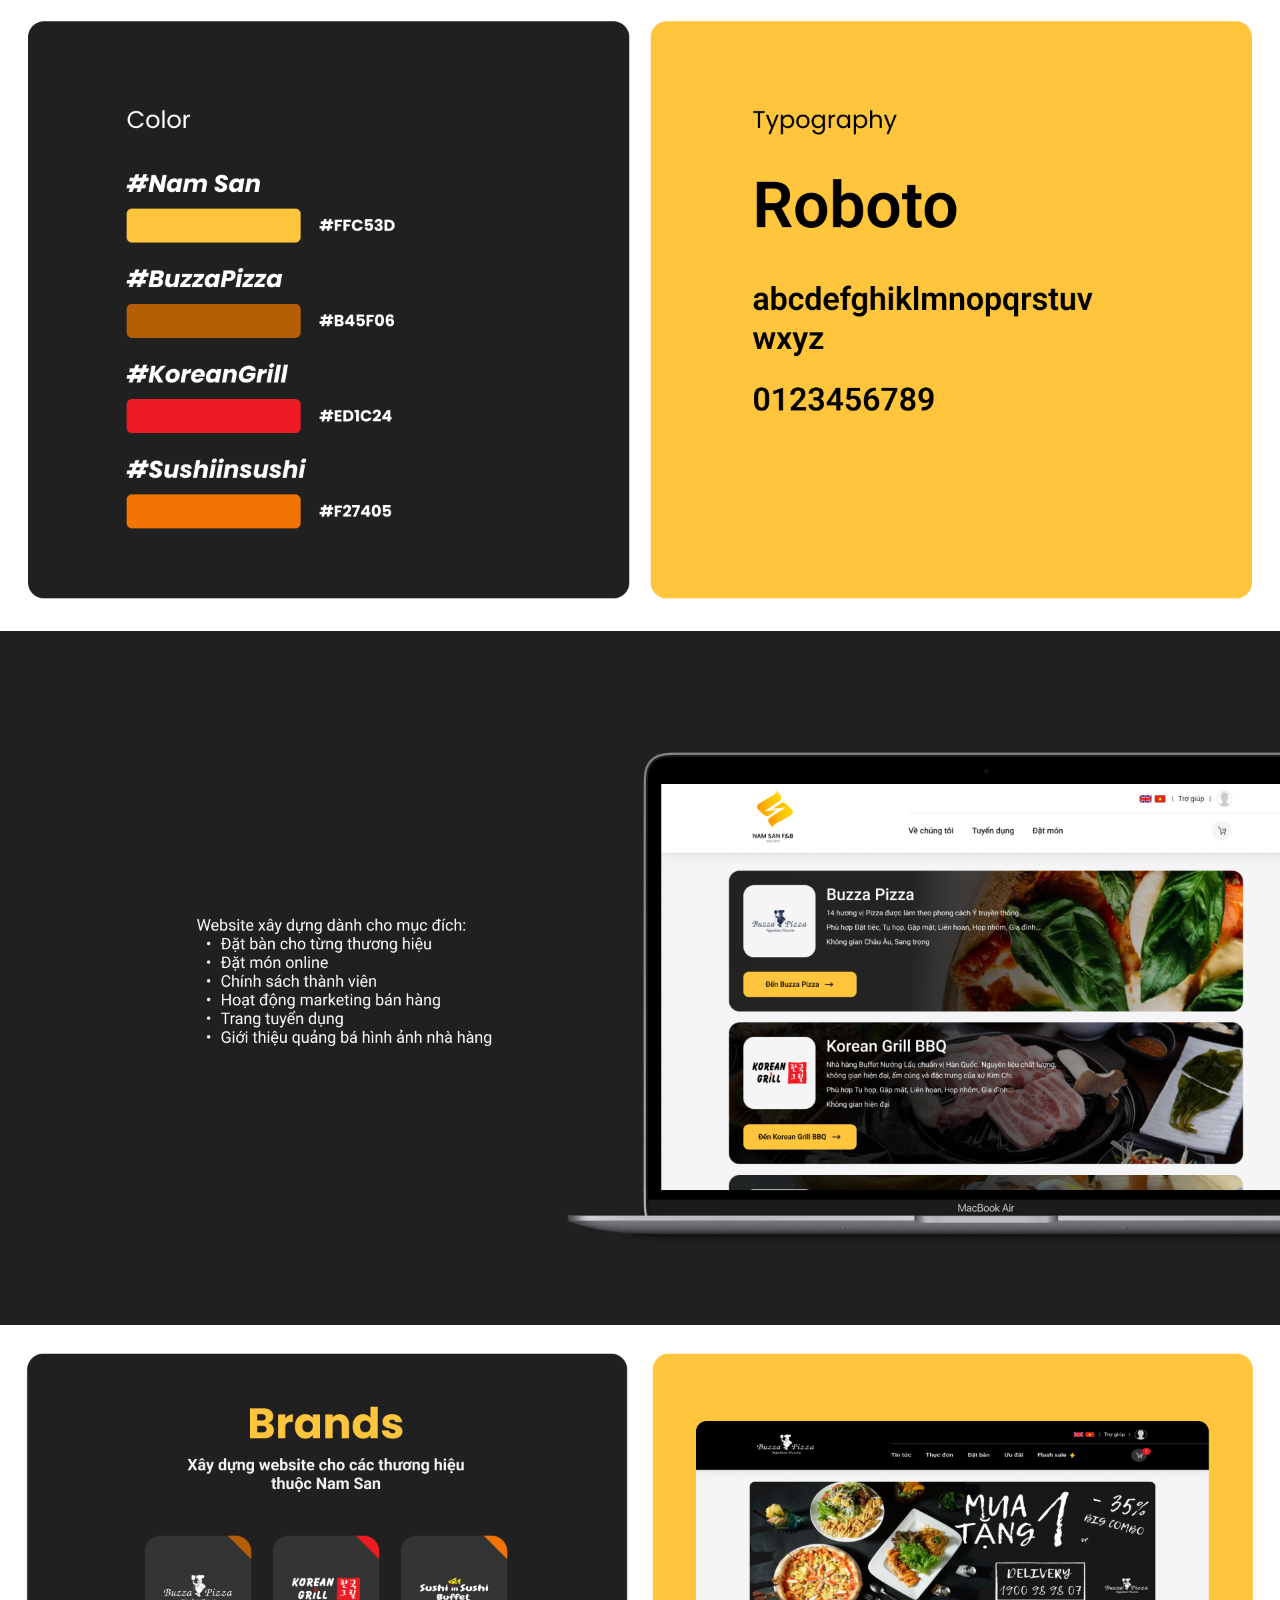
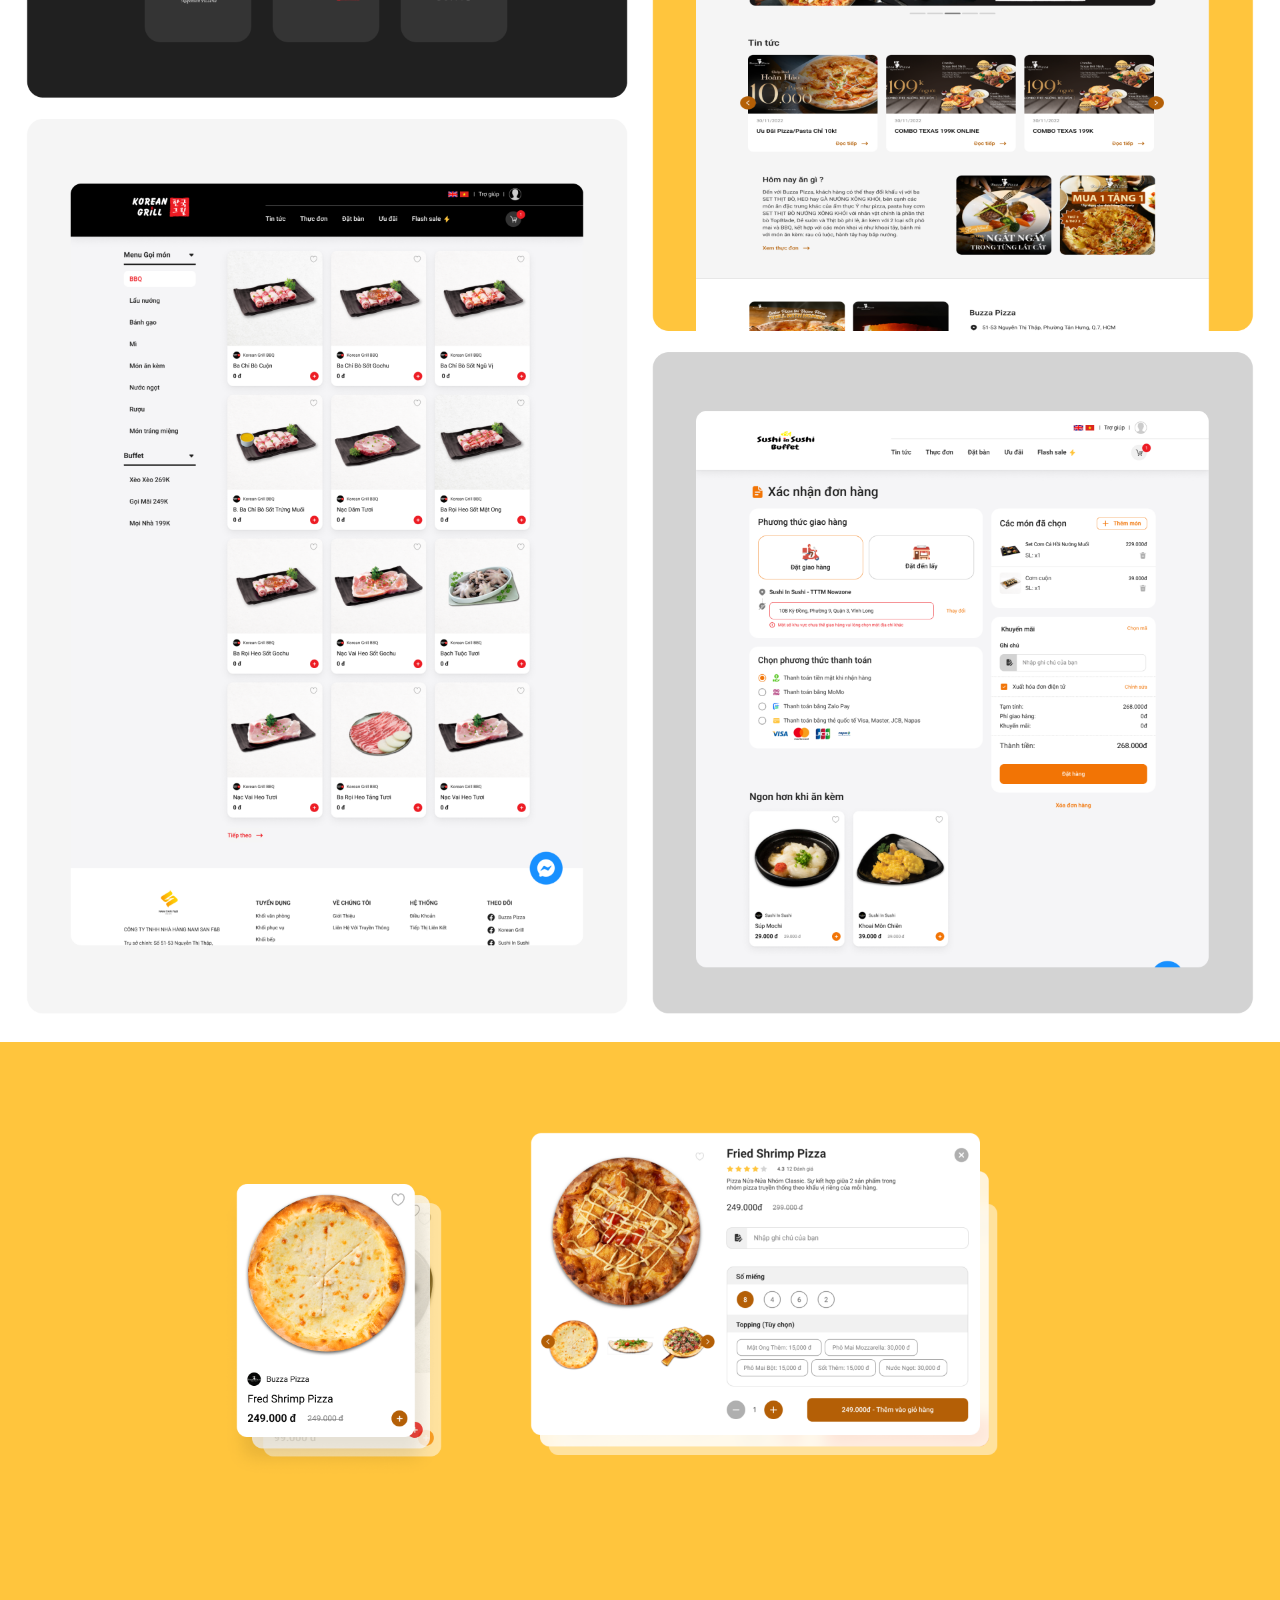
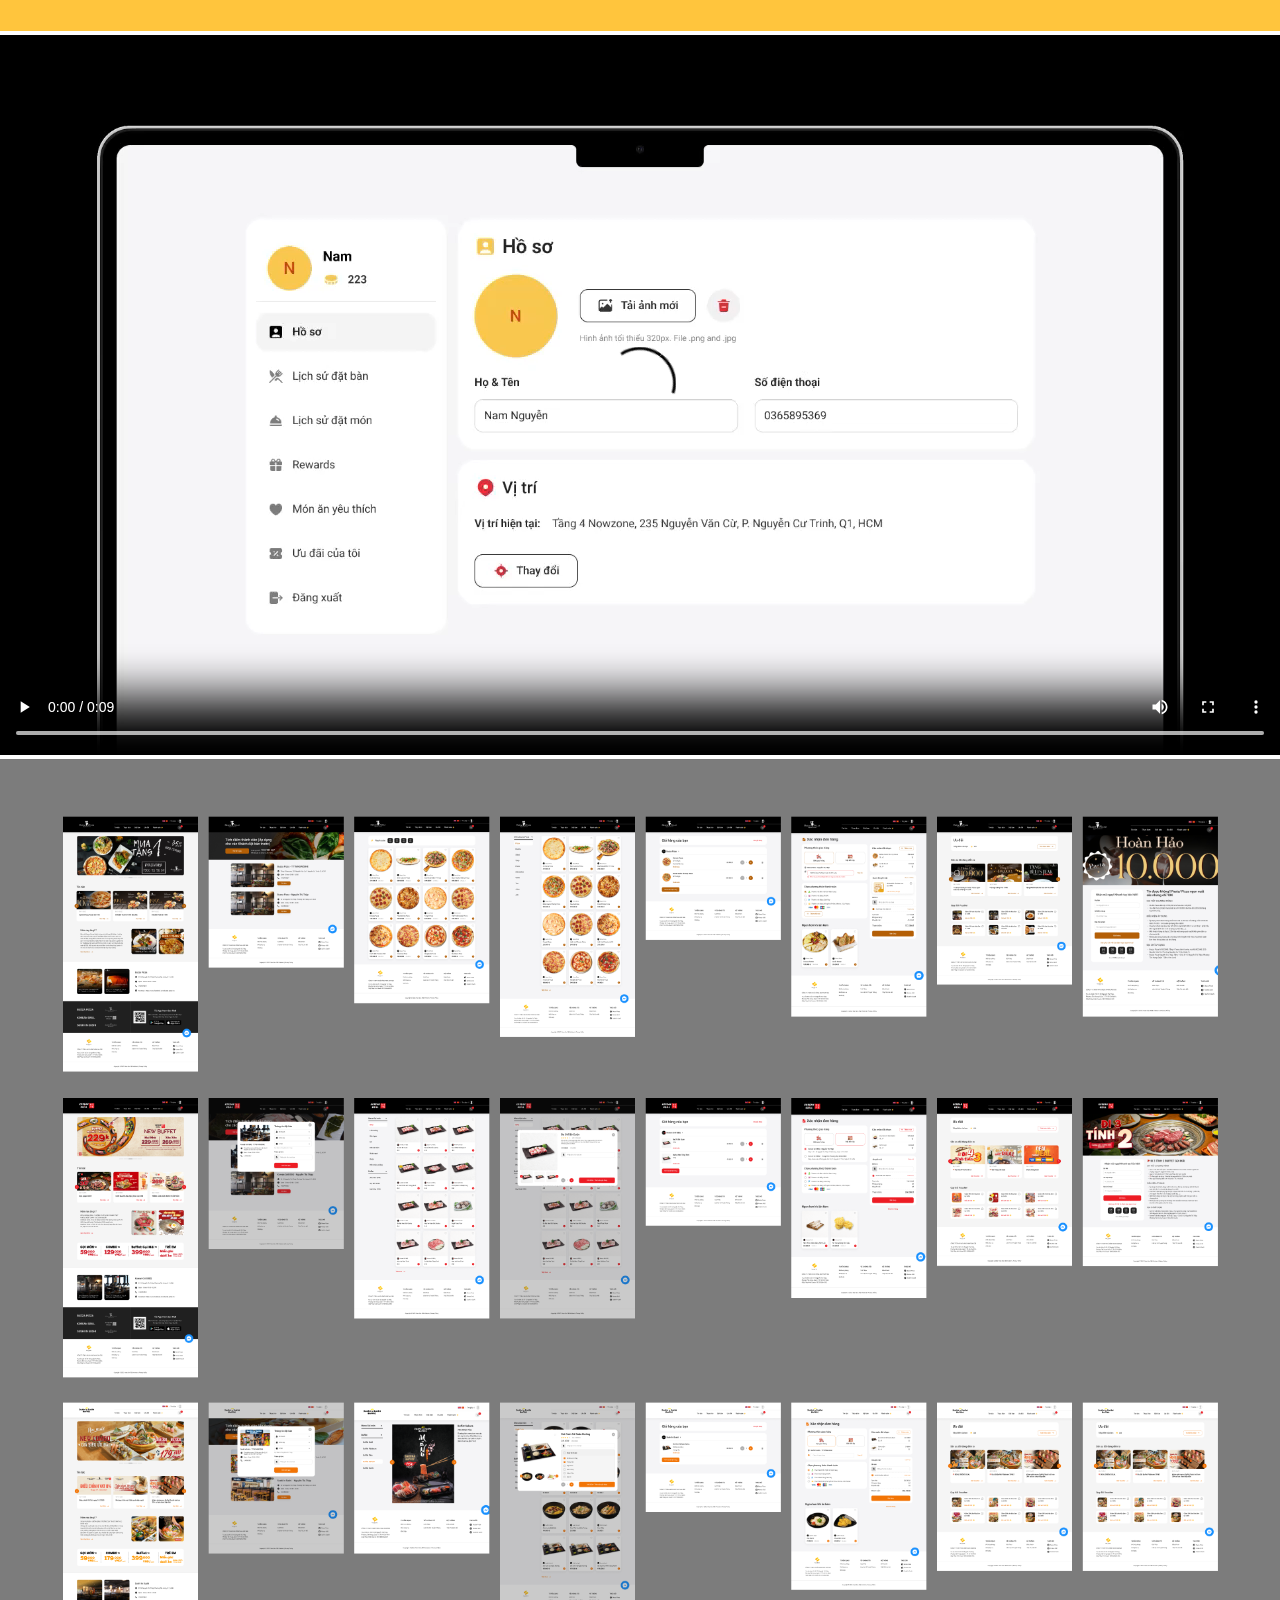
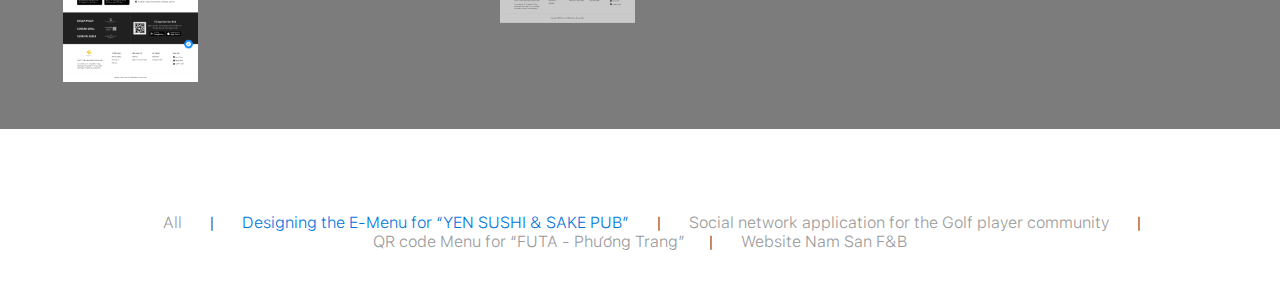
<file: 01/project-4.html>
<!DOCTYPE html>
<html lang="en">

<head>
    <meta charset="UTF-8">
    <meta http-equiv="X-UA-Compatible" content="IE=edge">
    <meta name="viewport" content="width=device-width, initial-scale=1.0">
    <title>Phuong Nguyen</title>
    <link rel="stylesheet" href="https://cdnjs.cloudflare.com/ajax/libs/font-awesome/6.3.0/css/all.min.css"
        integrity="sha512-SzlrxWUlpfuzQ+pcUCosxcglQRNAq/DZjVsC0lE40xsADsfeQoEypE+enwcOiGjk/bSuGGKHEyjSoQ1zVisanQ=="
        crossorigin="anonymous" referrerpolicy="no-referrer" />
    <link rel="stylesheet" href="css/base.css">
    <link rel="stylesheet" href="css/style.css">
    <link rel="shortcut icon" href="images/short.png" type="images/x-icon">
</head>

<body>
    <div class="wrapper">
        <header>
            <div class="container header-container">
                <div class="logo">
                    <a href="index.html"><img src="images/logo.svg" alt="Logo"></a>
                </div>
                <div class="nav">
                    <nav class="nav-pc">
                        <!-- <ul>
                            <li><a href="#" class="active">Design</a></li>
                            <li><a href="info.html">Info</a></li>
                        </ul> -->

                        <ul>
                            <li><a href="index.html" class="active">Work</a></li>
                            <li><a href="about.html">About</a></li>
                        </ul>
                    </nav>

                    <label for="nav_mobile-input" class="nav_btn">
                        <img src="images/share.png" alt="icon">
                    </label>


                    <input type="checkbox" name="" hidden class="nav_input" id="nav_mobile-input">
                    <label for="nav_mobile-input" class="nav_overlay"></label>
                    <nav class="nav-mobile">
                        <!-- <ul>
                            <li><a href="#" class="active">Design</a></li>
                            <li><a href="info.html">Info</a></li>
                        </ul> -->
                        <label for="nav_mobile-input" class="nav_mobile-close">
                            <img src="images/close.png" alt="">
                        </label>
                        <ul class="nav-mobile-list">
                            <li><a href="index.html">Work</a></li>
                            <li><a href="about.html">About</a></li>
                        </ul>
                </div>
            </div>
        </header>

        <section style="background-color: white; padding: 0;">
            <div class="box-images">
                <img src="images/project04/N1.png" alt="hero image" class="hero-image">
            </div>

            <div class="box-images">
                <img src="images/project04/N2.png" alt="hero image" class="hero-image">
            </div>

            <div class="box-images">
                <img src="images/project04/N3.png" alt="hero image" class="hero-image">
            </div>

            <div class="box-images">
                <img src="images/project04/N4.png" alt="hero image" class="hero-image">
            </div>

            <div class="box-images">
                <img src="images/project04/N5.png" alt="hero image" class="hero-image">
            </div>

            <div class="box-images">
                <video loop controls autoplay style="width: 100%;">
                    <source src="images/project04/N8.mp4" type="video/mp4">
                </video>
            </div>

            <div class="box-images">
                <img src="images/project04/N7.png" alt="hero image" class="hero-image">
            </div>
        </section>


        <div style="margin: var(--xxl) auto 0; text-align: center; background-color: white;">
            <a href="index.html" style="display: inline-block;" class="l-md r-md">All</a> <span>|</span>
            <a href="project-1.html" style="display: inline-block;" class="active l-md r-md">Designing the E-Menu
                for “YEN SUSHI & SAKE PUB”</a> <span>|</span>
            <a href="project-2.html" style="display: inline-block;" class="l-md r-md">Social network application for
                the Golf player community</a> <span>|</span>
            <a href="project-3.html" style="display: inline-block;" class="l-md r-md">QR code Menu for “FUTA -
                Phương Trang”</a><span>|</span>
            <a href="project-4.html" style="display: inline-block;" class="l-md r-md">Website Nam San F&B</a>
        </div>

        <a  class="top scrollToTopBtn"><i class="fa-solid fa-chevron-up"></i></a>
    </div>
    <script src="./js/main.js"></script>
</body>

</html>
</file>
<file: 01/css/base.css>
*{
    margin: 0;
    padding: 0;
    box-sizing: border-box;
}
:root{
    --white: #fff;
    --black-80: hsl(0, 0%, 20%);
    --black-40: hsl(0, 0%, 60%);
    --blue: #0075DC;
    --sm: 16px; 
    --md: 24px;
    --lg: 32px; 
    --xl: 40px; 
    --xxl: 80px; 
}
@font-face {
    font-family: SF-Pro-Text-Bold;
    src: url('../font/SF-Pro-Text-Bold.otf');
}
@font-face {
    font-family: SF-Pro-Text-Semibold;
    src: url('../font/SF-Pro-Text-Semibold.otf');
}
@font-face {
    font-family: SF-Pro-Text-Light;
    src: url('../font/SF-Pro-Text-Light.otf');
}
@font-face {
    font-family: SF-Pro-Text-Regular;
    src: url('../font/SF-Pro-Text-Regular.otf');
}
body{
    font-family: 'SF-Pro-Text-Light', sans-serif, -apple-system, BlinkMacSystemFont, "Segoe UI", Roboto, "Helvetica Neue", Arial, "Noto Sans", sans-serif, "Apple Color Emoji", "Segoe UI Emoji", "Segoe UI Symbol", "Noto Color Emoji";
    font-size: 16px;
    font-weight: 400;
    color: var(--black-80);
    min-height: 100vh;
    overflow-x: hidden;
    scroll-behavior: smooth;
    /* overflow-y: hidden; */
}
img{
    max-width: 100%;
}
a{
    text-decoration: none;
    color: var(--black-40);
    /* -webkit-user-select: none; */
    -webkit-tap-highlight-color: transparent;
}
a:hover{
    color: var(--blue);
}
ul{
    padding: 0;
    list-style: none;
    display: flex;
    justify-content: space-between;
}
ul li{
    padding: 0 24px; margin-left: var(--md);
}
ul:first-child li{
    padding-left: 0;
}
::selection{
    color: var(--white);
    background-color: var(--black-80);
}
section{
    min-height: calc(100vh - 60px);
    padding: var(--xl);
}
.active{
    color: var(--blue);
}
.container{
    width: 100%;
    margin: 0 auto;
    padding-right: 10vw;
    padding-left: 10vw;
    /* display: flex; */
}
.fs-heading{
    font-size: 40px;
    font-weight: 700;
    margin-bottom: var(--lg);
}
.fs-title{
    font-size: 32px;
}
.fs-sub{
    font-size: var(--lg);
    text-transform: uppercase;
    display: block;
    margin-bottom: var(--md);
    color: black;
    font-weight: bolder;
}
.fs-body{
    font-size: 16px;
    line-height: 1.5;
    margin-top: 8px;
}
.fs-caption{
    font-size: 14px;
}
.fs-semibold{
    font-family: SF-Pro-Text-Semibold;
}
.fs-heading,.fs-title, .fs-body, .fs-caption{
    color: var(--black-80);
} 
/* SPACING________ */
.t-sm{margin-top: var(--sm);} 
.b-sm{margin-bottom: var(--sm);} 
.l-sm{margin-left: var(--sm);} 
.r-sm{margin-right: var(--sm);} 

.t-md{margin-top: var(--md);} 
.b-md{margin-bottom: var(--md);} 
.l-md{margin-left: var(--md);} 
.r-md{margin-right: var(--md);} 

.t-lg{margin-top: var(--lg);} 
.b-lg{margin-bottom: var(--lg);} 
.l-lg{margin-left: var(--lg);} 
.r-lg{margin-right: var(--lg);} 

.t-xl{margin-top: var(--xl);} 
.b-xl{margin-bottom: var(--xl);} 
.l-xl{margin-left: var(--xl);} 
.r-xl{margin-right: var(--xl);}

.t-xxl{margin-top: var(--xxl);} 
.b-xxl{margin-bottom: var(--xxl);} 
.l-xxl{margin-left: var(--xxl);} 
.r-xxl{margin-right: var(--xxl);}
/* ____________________ */
.project-section{
    margin: var(--xxl) 0 var(--xxl) 0;
}
.top {
    --offset: 100px; 
    position: sticky;
    left: 95%;
    bottom: 24px; 
    margin-top: calc(100vh + var(--offset));     
    /* visual styling */
    text-decoration: none;
    padding: 16px;
    color: #fff;
    background: var(--black-40);
    border-radius: 100px;
    white-space: nowrap;
}
.top:hover{
    background: black;
    color: #fff;
}
  
@media (min-width: 740px) and (max-width: 1023px){
    .container{
        width: 100%;
        padding: 0 32px;
    }
    :root{
        --sm:16px; 
        --md:16px;
        --lg:24px; 
        --xl:32px; 
        --xxl:40px; 
    }
}
@media only screen and (max-width: 739px){
    .container{
        width: 100%;
        padding: 0 24px;
    }
    :root{
        --sm:16px; 
        --md:16px;
        --lg:24px; 
        --xl:32px; 
        --xxl:40px; 
    } 
    .fs-heading{
        font-size: 24px;
    }
    .fs-sub{
        font-size: 16px;
    }
    .fs-caption{
        font-size: 12px;
    }
}
</file>
<file: 01/css/style.css>
/* START+++++++++++++++++ HEADER_________________________________________________ */
header{
    width: 100%;
    height: 60px;
    display: flex;
    align-items: center;
} 
.header-container{
    display: flex;
    justify-content: space-between;
}
.logo{
    width: 48px; height: 48px;
}
.nav-pc{
    z-index: 1000;
}
.nav{
    display: flex;
    justify-content: flex-end;
    align-items: center;
    width: 70%;
}
.nav_overlay{
    position: fixed;
    top: 0;
    right: 0;
    left: 0;
    background-color: var(--white);
    height: 60px;
    display: none;
}
.nav-mobile{
    display: flex;
    align-items: center;
    position: fixed;
    top: 0;
    right: 24px;
    width: 358px;
    height: 60px;
    opacity: 0;
    background-color: var(--white);
    /* transform: translateX(100%); */
    transition: opacity linear 0.3s;
    max-width: 100%;
}
.nav_btn{
    width: 20px;
    height: 20px;
    display: none;
}
.nav_mobile-close{
    width: 18px;
    height: 18px;
    position: absolute;
    top: 50%;
    right: 10px;
    transform: translateY(-50%);
    display: block;
}
.nav_input:checked ~ .nav_overlay{
    display: block;
}
.nav_input:checked ~ .nav-mobile{
    /* transform: translateX(0); */
    opacity: 1;
}
/* END+++++++++++++++++ HEADER_________________________________________________ */
/* INDEX PAGE ---------------------------------------------------------------------- */
.project-layout{
    display: grid;
    grid-template-columns: 1fr 1fr;
    grid-column-gap: var(--lg);
    grid-row-gap: var(--lg);
    width: 100%;
}
.layout-item{
    width: 100%;
    position: relative;
}
.layout-item img{
    width: 100%;
    object-fit: cover;
}
.box{
    background-color: rgba(0, 134, 252, 0.8);
    width: 100%;
    /* padding: 0 0 32px 0; */
    display: flex;
    flex-direction: column;
    justify-content: center;
    align-items: center;
    opacity: 0;
    transition: all .3s;
    position: absolute;
    top: 0;
    left: 0;
    bottom: 0;
    right: 0;
}
.box p{
    width: 80%;
    text-align: center;
    color: var(--white);
}
.layout-item:hover .box{
    opacity: 1;
}
/* ===============================================================================================================================================
PROJECT PAGE====================================================================================================================================== */
.image-layout, .outcome-layout, .test-layout, .problem-layout, .golf-test-layout, .about-layout{
    display: grid;
    margin-top: var(--xl);
}
.image-layout-item{
    width: 100%;
}
.image-layout-item img{
    width: 100%;
}
.box-images{
    width: 100%;
    text-align: center;
}
.outcome-layout, .test-layout{
    grid-template-columns: 1fr 1fr;
    grid-column-gap: 16px;
    grid-row-gap: 16px;
}
.outcome-layout-item, .test-layout-item{
    padding: 40px;
    width: 100%;
    background-color: #EBEBF5;
}
.problem-layout{
    grid-template-columns: 1fr 1fr 1fr;
    grid-column-gap: var(--lg);
    grid-row-gap: var(--md);
}
.problem-layout-item, .golf-test-layout-item{
    padding: var(--md);
    background-color: #F7F7F7;
}
.golf-test-layout{
    grid-template-columns: 1fr 1fr;
    grid-column-gap: var(--lg);
    grid-row-gap: var(--md);
}
.about-layout{
    grid-template-columns: 1fr 2fr;
    grid-column-gap: var(--lg);
}
.social{
    display: flex;
}
.social a{
    display: inline-block;
    width: 40px; height: 40px;
    border: 1px solid var(--blue);
    border-radius: 8px;
    text-align: center;
    line-height: 2.5;
    margin-right: 12px;
    color: var(--blue);
    transition: .2s;
}
/* .social a:first-child{
    margin-right: 24px;
} */
.social a i{
    font-size: 16px;
}
.social a:hover{
    color: var(--white);
    background-color: var(--blue);
}
.social-box{
    width: 40%;
    display: flex;
    justify-content: space-between;
}
.resume-btn{
    display: inline-flex;
    justify-content: center; align-items: center;
    border-radius: 8px;
    color: var(--white);
    background-color: var(--blue);
    font-size: 16px;
    padding: 12px 24px;
}
.resume-btn:hover{
    color: var(--white);
    background-color: #00549e;
}
.about-layout{
    align-items: center;
}
@media (max-width: 1023px){
    .nav_btn{
        display: block;
    }
    .nav-pc{
        display: none;
    }
    .information{
        font-size: 14px;
        width: 100%;
        margin: 0 auto 32px;
        text-align: center;
    }
    .layout{
        width: 100%;
    }
}   
@media (min-width: 740px) and (max-width: 1023px){
    section{
        padding: 32px 0;
    }
    .nav-mobile{
        right: 34px;
    }
    .project-layout{
        grid-template-columns: 1fr 1fr;
        grid-row-gap: 16px;
        grid-column-gap: 16px;
    }
}
@media only screen and (max-width: 739px){
    section{
        padding: 16px 0;
    }
    .project-layout{
        grid-template-columns: 1fr;
        grid-row-gap: 16px;
    }
    .nav_mobile-close{
        right: 0px;
    } 
   
    .container{
        width: 100%;
        padding: 0 24px;
    } 
    .outcome-layout, .test-layout{
        grid-template-columns: 1fr;
        grid-column-gap: 8px;
        grid-row-gap: 8px;
    }
    .outcome-layout-item, .test-layout-item{
        padding: 16px 24px;
    }
    .about-layout{
        grid-template-columns: 1fr;
        grid-column-gap: var(--lg);
    }
    .social-box{
        width: 100%;
    }
}
@media (max-width: 375px) {
    .nav-mobile{
        padding-left: 24px;
    }
}
@keyframes fadeIn {
    0%{
        opacity: 0;
    }
    50%{
        opacity: 0.2;
    }
    100%{
        opacity: 0;
    }
}
</file>
